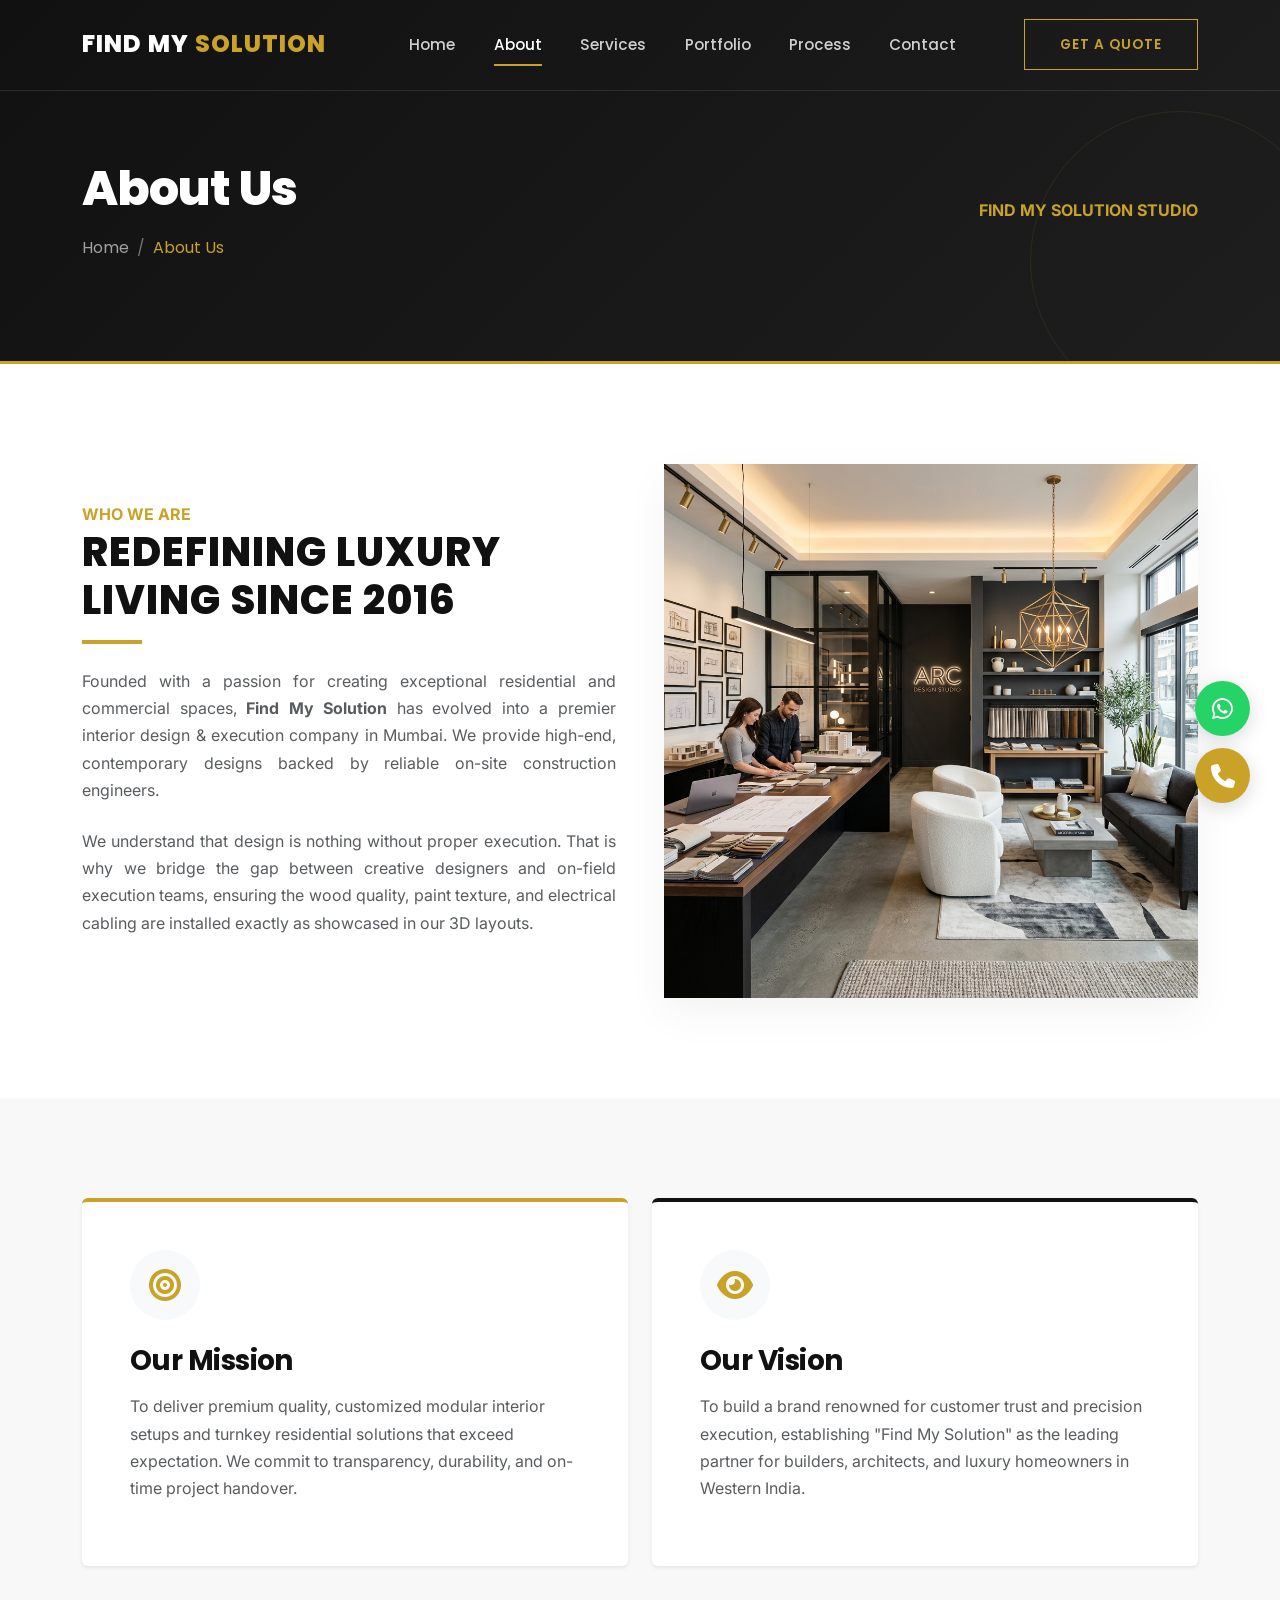
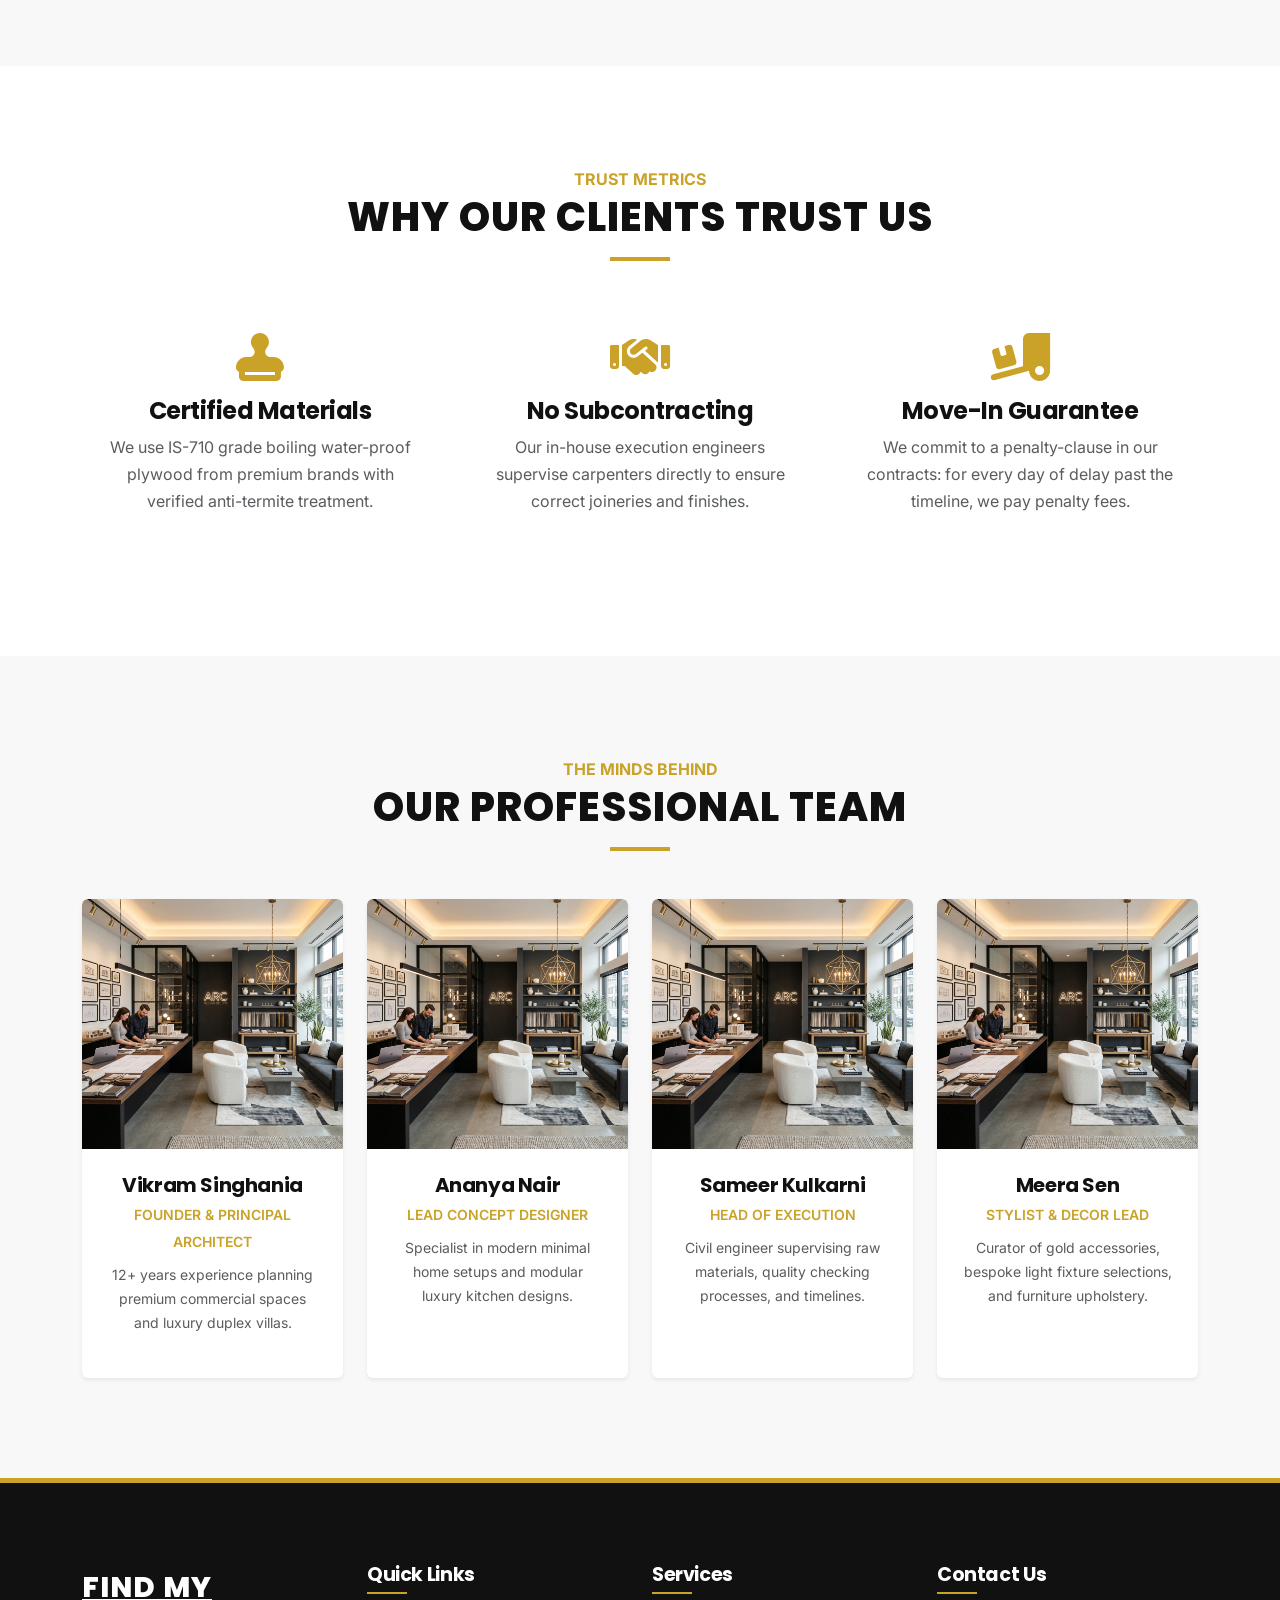
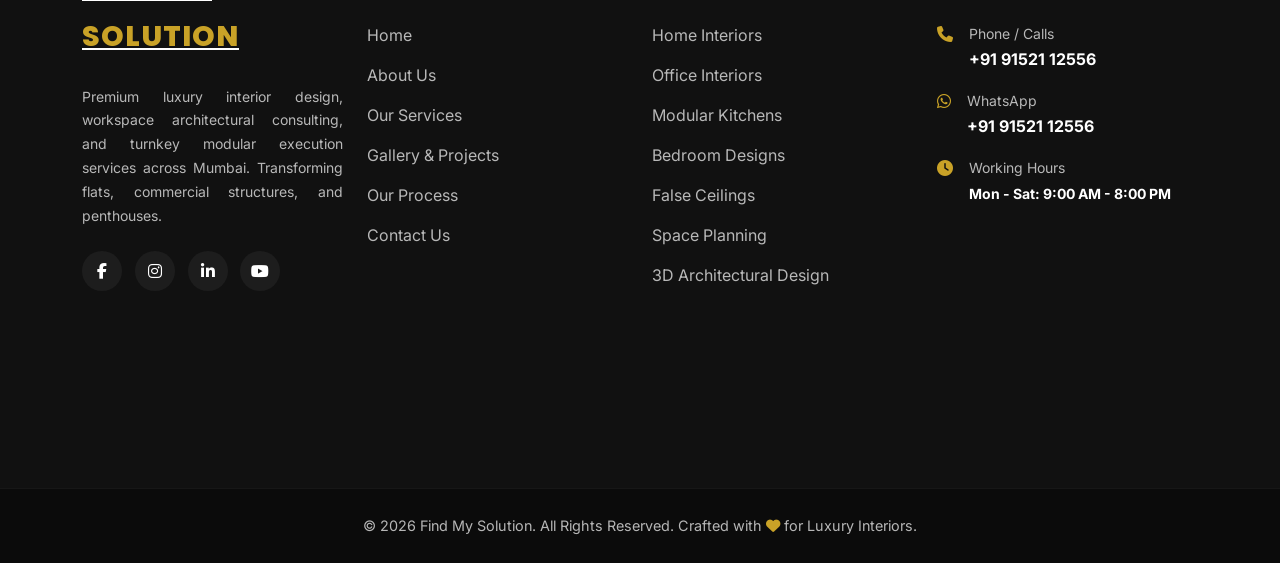
<file: about.html>
<!DOCTYPE html>
<html lang="en">
<head>
  <meta charset="UTF-8">
  <meta name="viewport" content="width=device-width, initial-scale=1.0">
  <title>About Us — Find My Solution | Luxury Interior Experts</title>
  <meta name="description" content="Discover our journey, mission, and professional team of interior designers. We specialize in modular layouts, false ceilings, and premium turnkey interior delivery in Mumbai.">
  
  <!-- Google Fonts -->
  <link rel="preconnect" href="https://fonts.googleapis.com">
  <link rel="preconnect" href="https://fonts.gstatic.com" crossorigin>
  <link href="https://fonts.googleapis.com/css2?family=Inter:wght@300;400;500;600;700&family=Poppins:wght@400;500;600;700;800&display=swap" rel="stylesheet">

  <!-- Bootstrap 5 CSS -->
  <link href="https://cdn.jsdelivr.net/npm/bootstrap@5.3.0/dist/css/bootstrap.min.css" rel="stylesheet">
  <!-- Font Awesome -->
  <link rel="stylesheet" href="https://cdnjs.cloudflare.com/ajax/libs/font-awesome/6.4.0/css/all.min.css">
  <!-- AOS Animation CSS -->
  <link href="https://cdn.jsdelivr.net/npm/aos@2.3.4/dist/aos.css" rel="stylesheet">
  
  <!-- Custom CSS -->
  <link rel="stylesheet" href="css/style.css">
</head>
<body class="light-nav">

  <!-- Navigation Bar -->
  <nav class="navbar navbar-expand-lg navbar-premium fixed-top" id="mainNavbar">
    <div class="container">
      <a class="navbar-brand" href="index.html">
        FIND MY<span> SOLUTION</span>
      </a>
      <button class="navbar-toggler border-0 text-white" type="button" data-bs-toggle="collapse" data-bs-target="#navbarContent" aria-controls="navbarContent" aria-expanded="false" aria-label="Toggle navigation">
        <i class="fa-solid fa-bars-staggered"></i>
      </button>
      <div class="collapse navbar-collapse" id="navbarContent">
        <ul class="navbar-nav mx-auto mb-2 mb-lg-0">
          <li class="nav-item"><a class="nav-link" href="index.html">Home</a></li>
          <li class="nav-item"><a class="nav-link active" href="about.html">About</a></li>
          <li class="nav-item"><a class="nav-link" href="services.html">Services</a></li>
          <li class="nav-item"><a class="nav-link" href="portfolio.html">Portfolio</a></li>
          <li class="nav-item"><a class="nav-link" href="process.html">Process</a></li>
          <li class="nav-item"><a class="nav-link" href="contact.html">Contact</a></li>
        </ul>
        <div class="d-flex align-items-center">
          <a href="contact.html" class="btn btn-outline-gold d-none d-lg-block">Get A Quote</a>
        </div>
      </div>
    </div>
  </nav>

  <!-- Page Header -->
  <section class="page-header">
    <div class="container text-center text-lg-start">
      <div class="row align-items-center justify-content-between">
        <div class="col-lg-6">
          <h1>About Us</h1>
          <ul class="breadcrumb-premium justify-content-center justify-content-lg-start">
            <li><a href="index.html">Home</a></li>
            <li class="active">About Us</li>
          </ul>
        </div>
        <div class="col-lg-5 text-lg-end d-none d-lg-block">
          <span class="text-gold font-primary fw-bold text-uppercase tracking-wider">Find My Solution Studio</span>
        </div>
      </div>
    </div>
  </section>

  <!-- Company Introduction -->
  <section class="company-intro bg-white">
    <div class="container">
      <div class="row align-items-center g-5">
        <div class="col-lg-6" data-aos="fade-right">
          <span class="text-gold font-primary fw-bold text-uppercase">Who We Are</span>
          <h2 class="section-title">Redefining Luxury Living Since 2016</h2>
          <p class="text-justify text-muted my-4">
            Founded with a passion for creating exceptional residential and commercial spaces, <strong>Find My Solution</strong> has evolved into a premier interior design & execution company in Mumbai. We provide high-end, contemporary designs backed by reliable on-site construction engineers.
          </p>
          <p class="text-justify text-muted mb-4">
            We understand that design is nothing without proper execution. That is why we bridge the gap between creative designers and on-field execution teams, ensuring the wood quality, paint texture, and electrical cabling are installed exactly as showcased in our 3D layouts.
          </p>
        </div>
        <div class="col-lg-6" data-aos="fade-left">
          <div class="philosophy-img-wrapper">
            <img src="images/about.jpg" alt="Interior showroom design board" class="img-fluid w-100">
          </div>
        </div>
      </div>
    </div>
  </section>

  <!-- Mission & Vision -->
  <section class="mission-vision section-bg">
    <div class="container">
      <div class="row g-4">
        <!-- Mission -->
        <div class="col-md-6" data-aos="fade-up" data-aos-delay="100">
          <div class="card border-0 shadow-sm p-5 h-100" style="border-top: 4px solid var(--accent-gold) !important;">
            <div class="d-inline-flex align-items-center justify-content-center bg-light text-gold rounded-circle mb-4" style="width: 70px; height: 70px;">
              <i class="fa-solid fa-bullseye fa-2x"></i>
            </div>
            <h3 class="fw-bold mb-3">Our Mission</h3>
            <p class="text-muted">
              To deliver premium quality, customized modular interior setups and turnkey residential solutions that exceed expectation. We commit to transparency, durability, and on-time project handover.
            </p>
          </div>
        </div>

        <!-- Vision -->
        <div class="col-md-6" data-aos="fade-up" data-aos-delay="200">
          <div class="card border-0 shadow-sm p-5 h-100" style="border-top: 4px solid var(--primary-color) !important;">
            <div class="d-inline-flex align-items-center justify-content-center bg-light text-gold rounded-circle mb-4" style="width: 70px; height: 70px;">
              <i class="fa-solid fa-eye fa-2x"></i>
            </div>
            <h3 class="fw-bold mb-3">Our Vision</h3>
            <p class="text-muted">
              To build a brand renowned for customer trust and precision execution, establishing "Find My Solution" as the leading partner for builders, architects, and luxury homeowners in Western India.
            </p>
          </div>
        </div>
      </div>
    </div>
  </section>

  <!-- Why Clients Trust Us -->
  <section class="why-trust bg-white">
    <div class="container">
      <div class="text-center mb-5" data-aos="fade-up">
        <span class="text-gold font-primary fw-bold text-uppercase">Trust Metrics</span>
        <h2 class="section-title center-title">Why Our Clients Trust Us</h2>
      </div>

      <div class="row g-4">
        <div class="col-md-4" data-aos="fade-up" data-aos-delay="100">
          <div class="text-center p-4">
            <i class="fa-solid fa-stamp text-gold fa-3x mb-3"></i>
            <h4 class="fw-bold">Certified Materials</h4>
            <p class="text-muted">We use IS-710 grade boiling water-proof plywood from premium brands with verified anti-termite treatment.</p>
          </div>
        </div>
        <div class="col-md-4" data-aos="fade-up" data-aos-delay="200">
          <div class="text-center p-4">
            <i class="fa-solid fa-handshake text-gold fa-3x mb-3"></i>
            <h4 class="fw-bold">No Subcontracting</h4>
            <p class="text-muted">Our in-house execution engineers supervise carpenters directly to ensure correct joineries and finishes.</p>
          </div>
        </div>
        <div class="col-md-4" data-aos="fade-up" data-aos-delay="300">
          <div class="text-center p-4">
            <i class="fa-solid fa-truck-ramp-box text-gold fa-3x mb-3"></i>
            <h4 class="fw-bold">Move-In Guarantee</h4>
            <p class="text-muted">We commit to a penalty-clause in our contracts: for every day of delay past the timeline, we pay penalty fees.</p>
          </div>
        </div>
      </div>
    </div>
  </section>

  <!-- Professional Team Section -->
  <section class="team-section section-bg">
    <div class="container">
      <div class="text-center mb-5" data-aos="fade-up">
        <span class="text-gold font-primary fw-bold text-uppercase">The Minds Behind</span>
        <h2 class="section-title center-title">Our Professional Team</h2>
      </div>

      <div class="row g-4">
        <!-- Member 1 -->
        <div class="col-lg-3 col-md-6" data-aos="fade-up" data-aos-delay="100">
          <div class="card border-0 shadow-sm overflow-hidden h-100 text-center team-card">
            <img src="images/about.jpg" class="card-img-top object-fit-cover" style="height: 250px;" alt="Vikram Singhania">
            <div class="card-body p-4">
              <h5 class="fw-bold mb-1">Vikram Singhania</h5>
              <small class="text-gold font-primary text-uppercase fw-semibold">Founder & Principal Architect</small>
              <p class="text-muted small mt-2">12+ years experience planning premium commercial spaces and luxury duplex villas.</p>
            </div>
          </div>
        </div>

        <!-- Member 2 -->
        <div class="col-lg-3 col-md-6" data-aos="fade-up" data-aos-delay="200">
          <div class="card border-0 shadow-sm overflow-hidden h-100 text-center team-card">
            <img src="images/about.jpg" class="card-img-top object-fit-cover" style="height: 250px;" alt="Ananya Nair">
            <div class="card-body p-4">
              <h5 class="fw-bold mb-1">Ananya Nair</h5>
              <small class="text-gold font-primary text-uppercase fw-semibold">Lead Concept Designer</small>
              <p class="text-muted small mt-2">Specialist in modern minimal home setups and modular luxury kitchen designs.</p>
            </div>
          </div>
        </div>

        <!-- Member 3 -->
        <div class="col-lg-3 col-md-6" data-aos="fade-up" data-aos-delay="300">
          <div class="card border-0 shadow-sm overflow-hidden h-100 text-center team-card">
            <img src="images/about.jpg" class="card-img-top object-fit-cover" style="height: 250px;" alt="Sameer Kulkarni">
            <div class="card-body p-4">
              <h5 class="fw-bold mb-1">Sameer Kulkarni</h5>
              <small class="text-gold font-primary text-uppercase fw-semibold">Head of Execution</small>
              <p class="text-muted small mt-2">Civil engineer supervising raw materials, quality checking processes, and timelines.</p>
            </div>
          </div>
        </div>

        <!-- Member 4 -->
        <div class="col-lg-3 col-md-6" data-aos="fade-up" data-aos-delay="400">
          <div class="card border-0 shadow-sm overflow-hidden h-100 text-center team-card">
            <img src="images/about.jpg" class="card-img-top object-fit-cover" style="height: 250px;" alt="Meera Sen">
            <div class="card-body p-4">
              <h5 class="fw-bold mb-1">Meera Sen</h5>
              <small class="text-gold font-primary text-uppercase fw-semibold">Stylist & Decor Lead</small>
              <p class="text-muted small mt-2">Curator of gold accessories, bespoke light fixture selections, and furniture upholstery.</p>
            </div>
          </div>
        </div>
      </div>
    </div>
  </section>

  <!-- Mega Footer -->
  <footer class="footer-premium">
    <div class="container">
      <div class="row g-4">
        <!-- Brand Info -->
        <div class="col-lg-3 col-md-6">
          <a class="footer-logo d-inline-block" href="index.html">
            FIND MY<span> SOLUTION</span>
          </a>
          <p class="small text-justify text-light-50">
            Premium luxury interior design, workspace architectural consulting, and turnkey modular execution services across Mumbai. Transforming flats, commercial structures, and penthouses.
          </p>
          <div class="footer-socials">
            <a href="#" class="footer-social-icon"><i class="fa-brands fa-facebook-f"></i></a>
            <a href="#" class="footer-social-icon"><i class="fa-brands fa-instagram"></i></a>
            <a href="#" class="footer-social-icon"><i class="fa-brands fa-linkedin-in"></i></a>
            <a href="#" class="footer-social-icon"><i class="fa-brands fa-youtube"></i></a>
          </div>
        </div>

        <!-- Quick Links -->
        <div class="col-lg-3 col-md-6">
          <h4 class="footer-title">Quick Links</h4>
          <ul class="footer-links">
            <li><a href="index.html">Home</a></li>
            <li><a href="about.html">About Us</a></li>
            <li><a href="services.html">Our Services</a></li>
            <li><a href="portfolio.html">Gallery & Projects</a></li>
            <li><a href="process.html">Our Process</a></li>
            <li><a href="contact.html">Contact Us</a></li>
          </ul>
        </div>

        <!-- Services -->
        <div class="col-lg-3 col-md-6">
          <h4 class="footer-title">Services</h4>
          <ul class="footer-links">
            <li><a href="services.html">Home Interiors</a></li>
            <li><a href="services.html">Office Interiors</a></li>
            <li><a href="services.html">Modular Kitchens</a></li>
            <li><a href="services.html">Bedroom Designs</a></li>
            <li><a href="services.html">False Ceilings</a></li>
            <li><a href="services.html">Space Planning</a></li>
            <li><a href="services.html">3D Architectural Design</a></li>
          </ul>
        </div>

        <!-- Contact Info & Map -->
        <div class="col-lg-3 col-md-6">
          <h4 class="footer-title">Contact Us</h4>
          <div class="footer-contact-item">
            <i class="fa-solid fa-phone"></i>
            <div>
              <p class="mb-0 small">Phone / Calls</p>
              <a href="tel:+919152112556" class="text-white text-decoration-none fw-bold">+91 91521 12556</a>
            </div>
          </div>
          <div class="footer-contact-item">
            <i class="fa-brands fa-whatsapp"></i>
            <div>
              <p class="mb-0 small">WhatsApp</p>
              <a href="https://wa.me/919152112556" target="_blank" class="text-white text-decoration-none fw-bold">+91 91521 12556</a>
            </div>
          </div>
          <div class="footer-contact-item">
            <i class="fa-solid fa-clock"></i>
            <div>
              <p class="mb-0 small">Working Hours</p>
              <span class="text-white small fw-bold">Mon - Sat: 9:00 AM - 8:00 PM</span>
            </div>
          </div>

          <!-- Embedded Miniature Google Map -->
          <iframe class="footer-map-container" src="https://www.google.com/maps/embed?pb=!1m18!1m12!1m3!1d3769.7547143924765!2d72.82737637583647!3d19.118431050720494!2m3!1f0!2f0!3f0!3m2!1i1024!2i768!4f13.1!3m3!1m2!1s0x3be7c9ebe25c156f%3A0xc48c772cb25d30f7!2sAndheri%20West%2C%20Mumbai%2C%20Maharashtra!5e0!3m2!1sen!2sin!4v1689230000000!5m2!1sen!2sin" allowfullscreen="" loading="lazy"></iframe>
        </div>
      </div>
    </div>

    <!-- Copyright -->
    <div class="footer-bottom">
      <div class="container text-center">
        <p class="mb-0">&copy; 2026 Find My Solution. All Rights Reserved. Crafted with <i class="fa-solid fa-heart text-gold"></i> for Luxury Interiors.</p>
      </div>
    </div>
  </footer>

  <!-- Floating Call, WhatsApp, Scroll to Top Buttons -->
  <div class="floating-actions-container">
    <a href="https://wa.me/919152112556?text=Hi%20Find%20My%20Solution,%20I%20would%20like%20to%20get%20a%20quote%20for%20my%20interior." target="_blank" class="floating-btn floating-btn-whatsapp" title="WhatsApp Us">
      <i class="fa-brands fa-whatsapp"></i>
    </a>
    <a href="tel:+919152112556" class="floating-btn floating-btn-call" title="Call Us Now">
      <i class="fa-solid fa-phone"></i>
    </a>
    <button class="floating-btn floating-btn-top" title="Scroll to Top">
      <i class="fa-solid fa-arrow-up"></i>
    </button>
  </div>

  <!-- Scripts -->
  <script src="https://cdn.jsdelivr.net/npm/bootstrap@5.3.0/dist/js/bootstrap.bundle.min.js"></script>
  <script src="https://cdn.jsdelivr.net/npm/aos@2.3.4/dist/aos.js"></script>
  <script src="js/main.js"></script>
</body>
</html>
</file>
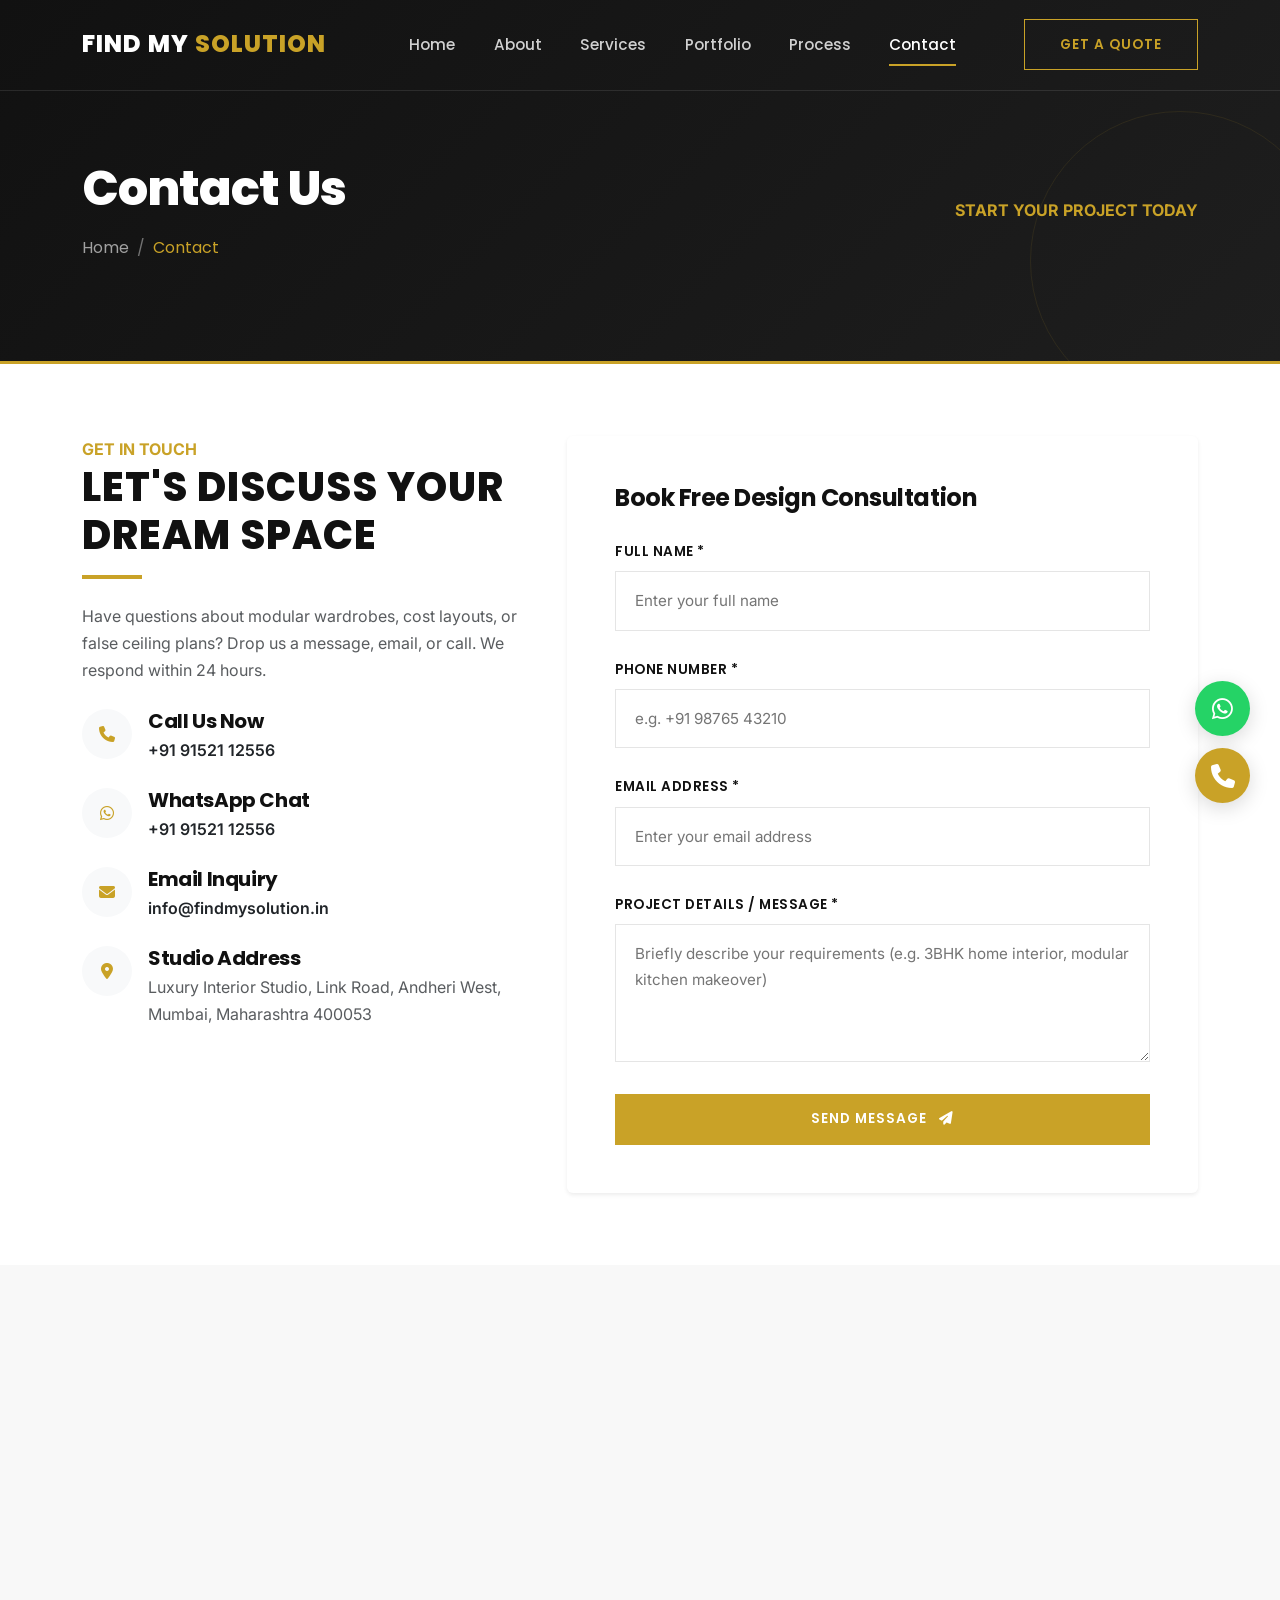
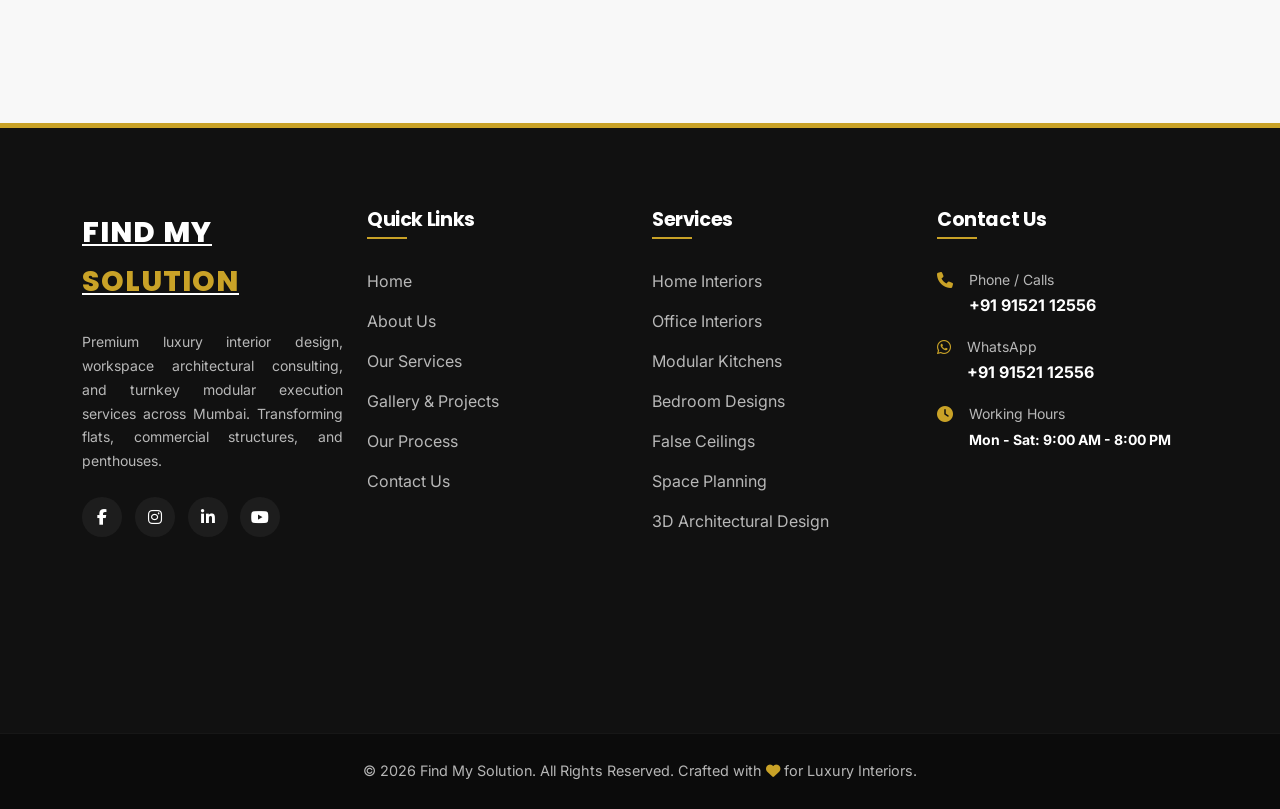
<file: contact.html>
<!DOCTYPE html>
<html lang="en">
<head>
  <meta charset="UTF-8">
  <meta name="viewport" content="width=device-width, initial-scale=1.0">
  <title>Contact Us — Find My Solution | Get a Free Quote</title>
  <meta name="description" content="Get in touch with Find My Solution in Mumbai. Fill out our inquiry form or reach out via WhatsApp/Call to book a free 3D design consultation today!">
  
  <!-- Google Fonts -->
  <link rel="preconnect" href="https://fonts.googleapis.com">
  <link rel="preconnect" href="https://fonts.gstatic.com" crossorigin>
  <link href="https://fonts.googleapis.com/css2?family=Inter:wght@300;400;500;600;700&family=Poppins:wght@400;500;600;700;800&display=swap" rel="stylesheet">

  <!-- Bootstrap 5 CSS -->
  <link href="https://cdn.jsdelivr.net/npm/bootstrap@5.3.0/dist/css/bootstrap.min.css" rel="stylesheet">
  <!-- Font Awesome -->
  <link rel="stylesheet" href="https://cdnjs.cloudflare.com/ajax/libs/font-awesome/6.4.0/css/all.min.css">
  <!-- AOS Animation CSS -->
  <link href="https://cdn.jsdelivr.net/npm/aos@2.3.4/dist/aos.css" rel="stylesheet">
  
  <!-- Custom CSS -->
  <link rel="stylesheet" href="css/style.css">
</head>
<body class="light-nav">

  <!-- Navigation Bar -->
  <nav class="navbar navbar-expand-lg navbar-premium fixed-top" id="mainNavbar">
    <div class="container">
      <a class="navbar-brand" href="index.html">
        FIND MY<span> SOLUTION</span>
      </a>
      <button class="navbar-toggler border-0 text-white" type="button" data-bs-toggle="collapse" data-bs-target="#navbarContent" aria-controls="navbarContent" aria-expanded="false" aria-label="Toggle navigation">
        <i class="fa-solid fa-bars-staggered"></i>
      </button>
      <div class="collapse navbar-collapse" id="navbarContent">
        <ul class="navbar-nav mx-auto mb-2 mb-lg-0">
          <li class="nav-item"><a class="nav-link" href="index.html">Home</a></li>
          <li class="nav-item"><a class="nav-link" href="about.html">About</a></li>
          <li class="nav-item"><a class="nav-link" href="services.html">Services</a></li>
          <li class="nav-item"><a class="nav-link" href="portfolio.html">Portfolio</a></li>
          <li class="nav-item"><a class="nav-link" href="process.html">Process</a></li>
          <li class="nav-item"><a class="nav-link active" href="contact.html">Contact</a></li>
        </ul>
        <div class="d-flex align-items-center">
          <a href="contact.html" class="btn btn-outline-gold d-none d-lg-block">Get A Quote</a>
        </div>
      </div>
    </div>
  </nav>

  <!-- Page Header -->
  <section class="page-header">
    <div class="container text-center text-lg-start">
      <div class="row align-items-center justify-content-between">
        <div class="col-lg-6">
          <h1>Contact Us</h1>
          <ul class="breadcrumb-premium justify-content-center justify-content-lg-start">
            <li><a href="index.html">Home</a></li>
            <li class="active">Contact</li>
          </ul>
        </div>
        <div class="col-lg-5 text-lg-end d-none d-lg-block">
          <span class="text-gold font-primary fw-bold text-uppercase tracking-wider">Start Your Project Today</span>
        </div>
      </div>
    </div>
  </section>

  <!-- Contact & Map Form Section -->
  <section class="contact-section bg-white py-5">
    <div class="container py-4">
      <div class="row g-5">
        
        <!-- Contact Info Details -->
        <div class="col-lg-5" data-aos="fade-right">
          <span class="text-gold font-primary fw-bold text-uppercase">Get In Touch</span>
          <h2 class="section-title">Let's Discuss Your Dream Space</h2>
          <p class="text-muted mb-4">Have questions about modular wardrobes, cost layouts, or false ceiling plans? Drop us a message, email, or call. We respond within 24 hours.</p>
          
          <div class="d-flex gap-3 align-items-start mb-4">
            <div class="d-flex align-items-center justify-content-center bg-light text-gold rounded-circle" style="width: 50px; height: 50px; min-width: 50px;">
              <i class="fa-solid fa-phone"></i>
            </div>
            <div>
              <h5 class="fw-bold mb-1">Call Us Now</h5>
              <a href="tel:+919152112556" class="text-dark text-decoration-none fw-semibold">+91 91521 12556</a>
            </div>
          </div>

          <div class="d-flex gap-3 align-items-start mb-4">
            <div class="d-flex align-items-center justify-content-center bg-light text-gold rounded-circle" style="width: 50px; height: 50px; min-width: 50px;">
              <i class="fa-brands fa-whatsapp"></i>
            </div>
            <div>
              <h5 class="fw-bold mb-1">WhatsApp Chat</h5>
              <a href="https://wa.me/919152112556" target="_blank" class="text-dark text-decoration-none fw-semibold">+91 91521 12556</a>
            </div>
          </div>

          <div class="d-flex gap-3 align-items-start mb-4">
            <div class="d-flex align-items-center justify-content-center bg-light text-gold rounded-circle" style="width: 50px; height: 50px; min-width: 50px;">
              <i class="fa-solid fa-envelope"></i>
            </div>
            <div>
              <h5 class="fw-bold mb-1">Email Inquiry</h5>
              <a href="mailto:info@findmysolution.in" class="text-dark text-decoration-none fw-semibold">info@findmysolution.in</a>
            </div>
          </div>

          <div class="d-flex gap-3 align-items-start mb-4">
            <div class="d-flex align-items-center justify-content-center bg-light text-gold rounded-circle" style="width: 50px; height: 50px; min-width: 50px;">
              <i class="fa-solid fa-location-dot"></i>
            </div>
            <div>
              <h5 class="fw-bold mb-1">Studio Address</h5>
              <p class="text-muted mb-0">Luxury Interior Studio, Link Road, Andheri West, Mumbai, Maharashtra 400053</p>
            </div>
          </div>
        </div>

        <!-- Contact Form -->
        <div class="col-lg-7" data-aos="fade-left">
          <div class="card border-0 shadow-sm p-4 p-md-5">
            <h4 class="fw-bold mb-4">Book Free Design Consultation</h4>
            
            <form id="inquiryForm" novalidate>
              <div class="form-group-premium">
                <label for="clientName" class="form-premium-label">Full Name *</label>
                <input type="text" class="form-premium-control" id="clientName" placeholder="Enter your full name" required>
                <div class="invalid-feedback-custom">Name must be at least 3 characters.</div>
              </div>

              <div class="form-group-premium">
                <label for="clientPhone" class="form-premium-label">Phone Number *</label>
                <input type="tel" class="form-premium-control" id="clientPhone" placeholder="e.g. +91 98765 43210" required>
                <div class="invalid-feedback-custom">Provide a valid 10-15 digit phone number.</div>
              </div>

              <div class="form-group-premium">
                <label for="clientEmail" class="form-premium-label">Email Address *</label>
                <input type="email" class="form-premium-control" id="clientEmail" placeholder="Enter your email address" required>
                <div class="invalid-feedback-custom">Provide a valid email address.</div>
              </div>

              <div class="form-group-premium">
                <label for="clientMessage" class="form-premium-label">Project Details / Message *</label>
                <textarea class="form-premium-control" id="clientMessage" rows="4" placeholder="Briefly describe your requirements (e.g. 3BHK home interior, modular kitchen makeover)" required></textarea>
                <div class="invalid-feedback-custom">Message description must be at least 10 characters long.</div>
              </div>

              <button type="submit" class="btn btn-gold w-100">Send Message <i class="fa-solid fa-paper-plane ms-2"></i></button>
            </form>
          </div>
        </div>

      </div>
    </div>
  </section>

  <!-- Full Width Google Map Section -->
  <section class="map-section p-0">
    <iframe src="https://www.google.com/maps/embed?pb=!1m18!1m12!1m3!1d3769.7547143924765!2d72.82737637583647!3d19.118431050720494!2m3!1f0!2f0!3f0!3m2!1i1024!2i768!4f13.1!3m3!1m2!1s0x3be7c9ebe25c156f%3A0xc48c772cb25d30f7!2sAndheri%20West%2C%20Mumbai%2C%20Maharashtra!5e0!3m2!1sen!2sin!4v1689230000000!5m2!1sen!2sin" width="100%" height="450" style="border:0;" allowfullscreen="" loading="lazy" referrerpolicy="no-referrer-when-downgrade"></iframe>
  </section>

  <!-- Success Toast Alert -->
  <div class="form-success-toast" id="formSuccessToast">
    <div class="d-flex align-items-center gap-3">
      <i class="fa-solid fa-circle-check text-gold fa-2x"></i>
      <div>
        <h6 class="mb-0 fw-bold">Inquiry Sent Successfully!</h6>
        <small>Our design experts will reach out to you within 24 hours.</small>
      </div>
    </div>
  </div>

  <!-- Mega Footer -->
  <footer class="footer-premium">
    <div class="container">
      <div class="row g-4">
        <!-- Brand Info -->
        <div class="col-lg-3 col-md-6">
          <a class="footer-logo d-inline-block" href="index.html">
            FIND MY<span> SOLUTION</span>
          </a>
          <p class="small text-justify text-light-50">
            Premium luxury interior design, workspace architectural consulting, and turnkey modular execution services across Mumbai. Transforming flats, commercial structures, and penthouses.
          </p>
          <div class="footer-socials">
            <a href="#" class="footer-social-icon"><i class="fa-brands fa-facebook-f"></i></a>
            <a href="#" class="footer-social-icon"><i class="fa-brands fa-instagram"></i></a>
            <a href="#" class="footer-social-icon"><i class="fa-brands fa-linkedin-in"></i></a>
            <a href="#" class="footer-social-icon"><i class="fa-brands fa-youtube"></i></a>
          </div>
        </div>

        <!-- Quick Links -->
        <div class="col-lg-3 col-md-6">
          <h4 class="footer-title">Quick Links</h4>
          <ul class="footer-links">
            <li><a href="index.html">Home</a></li>
            <li><a href="about.html">About Us</a></li>
            <li><a href="services.html">Our Services</a></li>
            <li><a href="portfolio.html">Gallery & Projects</a></li>
            <li><a href="process.html">Our Process</a></li>
            <li><a href="contact.html">Contact Us</a></li>
          </ul>
        </div>

        <!-- Services -->
        <div class="col-lg-3 col-md-6">
          <h4 class="footer-title">Services</h4>
          <ul class="footer-links">
            <li><a href="services.html">Home Interiors</a></li>
            <li><a href="services.html">Office Interiors</a></li>
            <li><a href="services.html">Modular Kitchens</a></li>
            <li><a href="services.html">Bedroom Designs</a></li>
            <li><a href="services.html">False Ceilings</a></li>
            <li><a href="services.html">Space Planning</a></li>
            <li><a href="services.html">3D Architectural Design</a></li>
          </ul>
        </div>

        <!-- Contact Info & Map -->
        <div class="col-lg-3 col-md-6">
          <h4 class="footer-title">Contact Us</h4>
          <div class="footer-contact-item">
            <i class="fa-solid fa-phone"></i>
            <div>
              <p class="mb-0 small">Phone / Calls</p>
              <a href="tel:+919152112556" class="text-white text-decoration-none fw-bold">+91 91521 12556</a>
            </div>
          </div>
          <div class="footer-contact-item">
            <i class="fa-brands fa-whatsapp"></i>
            <div>
              <p class="mb-0 small">WhatsApp</p>
              <a href="https://wa.me/919152112556" target="_blank" class="text-white text-decoration-none fw-bold">+91 91521 12556</a>
            </div>
          </div>
          <div class="footer-contact-item">
            <i class="fa-solid fa-clock"></i>
            <div>
              <p class="mb-0 small">Working Hours</p>
              <span class="text-white small fw-bold">Mon - Sat: 9:00 AM - 8:00 PM</span>
            </div>
          </div>

          <!-- Embedded Miniature Google Map -->
          <iframe class="footer-map-container" src="https://www.google.com/maps/embed?pb=!1m18!1m12!1m3!1d3769.7547143924765!2d72.82737637583647!3d19.118431050720494!2m3!1f0!2f0!3f0!3m2!1i1024!2i768!4f13.1!3m3!1m2!1s0x3be7c9ebe25c156f%3A0xc48c772cb25d30f7!2sAndheri%20West%2C%20Mumbai%2C%20Maharashtra!5e0!3m2!1sen!2sin!4v1689230000000!5m2!1sen!2sin" allowfullscreen="" loading="lazy"></iframe>
        </div>
      </div>
    </div>

    <!-- Copyright -->
    <div class="footer-bottom">
      <div class="container text-center">
        <p class="mb-0">&copy; 2026 Find My Solution. All Rights Reserved. Crafted with <i class="fa-solid fa-heart text-gold"></i> for Luxury Interiors.</p>
      </div>
    </div>
  </footer>

  <!-- Floating Call, WhatsApp, Scroll to Top Buttons -->
  <div class="floating-actions-container">
    <a href="https://wa.me/919152112556?text=Hi%20Find%20My%20Solution,%20I%20would%20like%20to%20get%20a%20quote%20for%20my%20interior." target="_blank" class="floating-btn floating-btn-whatsapp" title="WhatsApp Us">
      <i class="fa-brands fa-whatsapp"></i>
    </a>
    <a href="tel:+919152112556" class="floating-btn floating-btn-call" title="Call Us Now">
      <i class="fa-solid fa-phone"></i>
    </a>
    <button class="floating-btn floating-btn-top" title="Scroll to Top">
      <i class="fa-solid fa-arrow-up"></i>
    </button>
  </div>

  <!-- Scripts -->
  <script src="https://cdn.jsdelivr.net/npm/bootstrap@5.3.0/dist/js/bootstrap.bundle.min.js"></script>
  <script src="https://cdn.jsdelivr.net/npm/aos@2.3.4/dist/aos.js"></script>

  <!-- Core Page Logic -->
  <script src="js/main.js"></script>
  <script src="js/forms.js"></script>
</body>
</html>
</file>
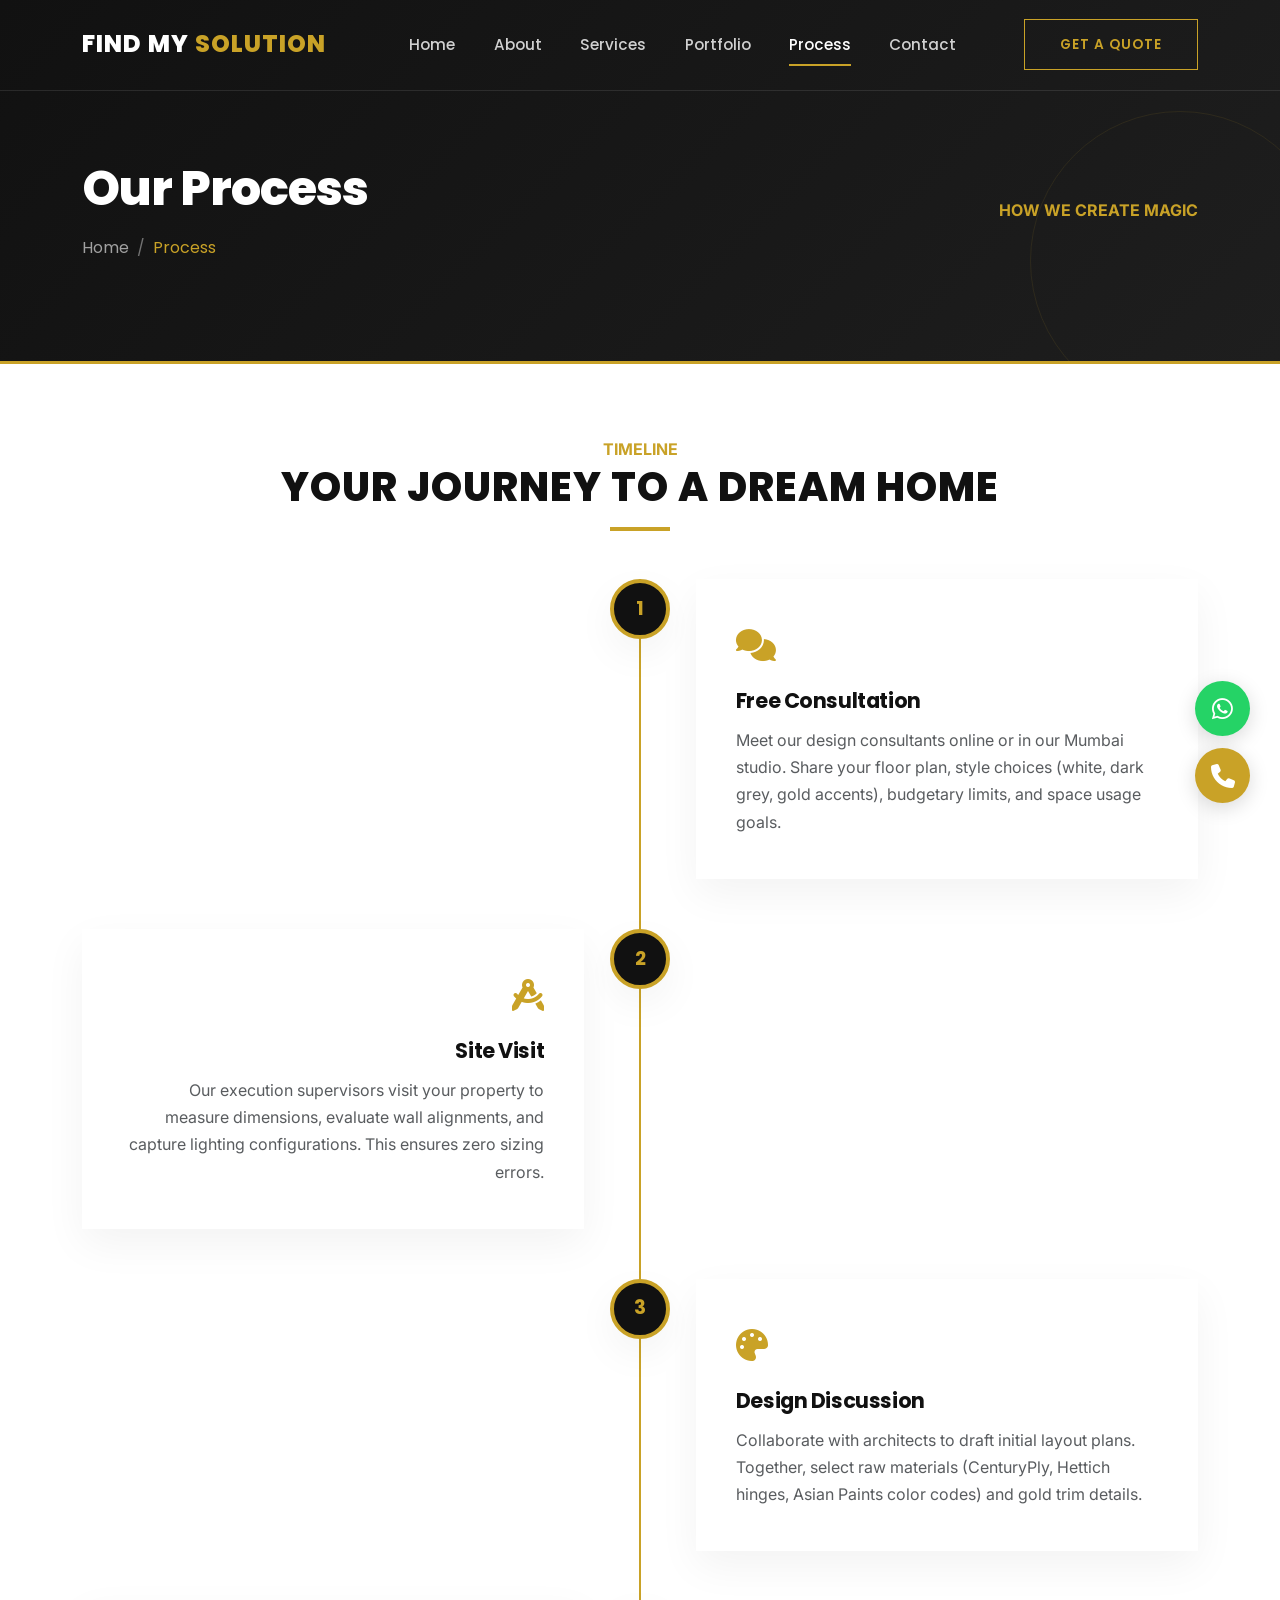
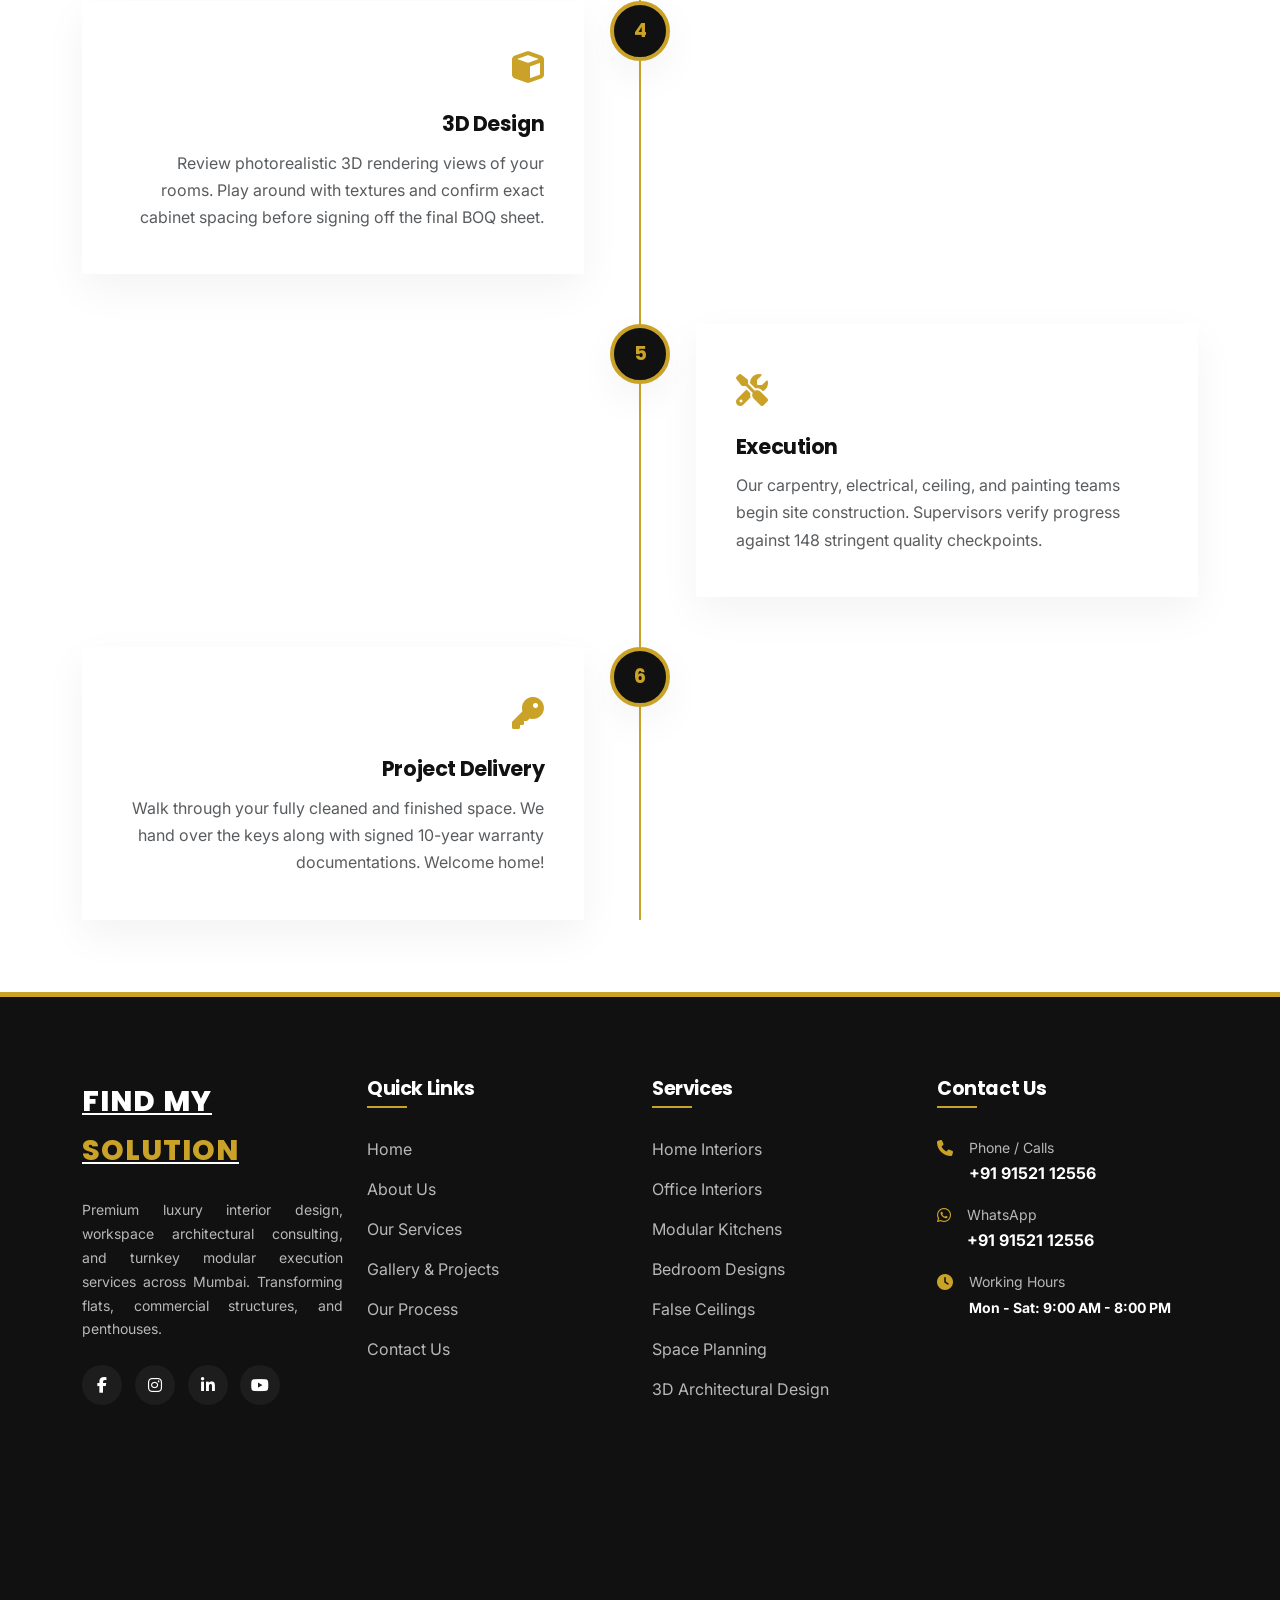
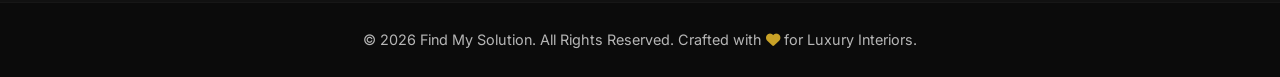
<file: process.html>
<!DOCTYPE html>
<html lang="en">
<head>
  <meta charset="UTF-8">
  <meta name="viewport" content="width=device-width, initial-scale=1.0">
  <title>Our Process — Find My Solution | Step-by-Step Interior Execution</title>
  <meta name="description" content="Learn about our structured 6-step interior execution timeline. From initial consultation and site visits to 3D layouts, carpentry fabrication, and final keys delivery.">
  
  <!-- Google Fonts -->
  <link rel="preconnect" href="https://fonts.googleapis.com">
  <link rel="preconnect" href="https://fonts.gstatic.com" crossorigin>
  <link href="https://fonts.googleapis.com/css2?family=Inter:wght@300;400;500;600;700&family=Poppins:wght@400;500;600;700;800&display=swap" rel="stylesheet">

  <!-- Bootstrap 5 CSS -->
  <link href="https://cdn.jsdelivr.net/npm/bootstrap@5.3.0/dist/css/bootstrap.min.css" rel="stylesheet">
  <!-- Font Awesome -->
  <link rel="stylesheet" href="https://cdnjs.cloudflare.com/ajax/libs/font-awesome/6.4.0/css/all.min.css">
  <!-- AOS Animation CSS -->
  <link href="https://cdn.jsdelivr.net/npm/aos@2.3.4/dist/aos.css" rel="stylesheet">
  
  <!-- Custom CSS -->
  <link rel="stylesheet" href="css/style.css">
</head>
<body class="light-nav">

  <!-- Navigation Bar -->
  <nav class="navbar navbar-expand-lg navbar-premium fixed-top" id="mainNavbar">
    <div class="container">
      <a class="navbar-brand" href="index.html">
        FIND MY<span> SOLUTION</span>
      </a>
      <button class="navbar-toggler border-0 text-white" type="button" data-bs-toggle="collapse" data-bs-target="#navbarContent" aria-controls="navbarContent" aria-expanded="false" aria-label="Toggle navigation">
        <i class="fa-solid fa-bars-staggered"></i>
      </button>
      <div class="collapse navbar-collapse" id="navbarContent">
        <ul class="navbar-nav mx-auto mb-2 mb-lg-0">
          <li class="nav-item"><a class="nav-link" href="index.html">Home</a></li>
          <li class="nav-item"><a class="nav-link" href="about.html">About</a></li>
          <li class="nav-item"><a class="nav-link" href="services.html">Services</a></li>
          <li class="nav-item"><a class="nav-link" href="portfolio.html">Portfolio</a></li>
          <li class="nav-item"><a class="nav-link active" href="process.html">Process</a></li>
          <li class="nav-item"><a class="nav-link" href="contact.html">Contact</a></li>
        </ul>
        <div class="d-flex align-items-center">
          <a href="contact.html" class="btn btn-outline-gold d-none d-lg-block">Get A Quote</a>
        </div>
      </div>
    </div>
  </nav>

  <!-- Page Header -->
  <section class="page-header">
    <div class="container text-center text-lg-start">
      <div class="row align-items-center justify-content-between">
        <div class="col-lg-6">
          <h1>Our Process</h1>
          <ul class="breadcrumb-premium justify-content-center justify-content-lg-start">
            <li><a href="index.html">Home</a></li>
            <li class="active">Process</li>
          </ul>
        </div>
        <div class="col-lg-5 text-lg-end d-none d-lg-block">
          <span class="text-gold font-primary fw-bold text-uppercase tracking-wider">How We Create Magic</span>
        </div>
      </div>
    </div>
  </section>

  <!-- Timeline Design Section -->
  <section class="timeline-section bg-white py-5">
    <div class="container py-4">
      <div class="text-center mb-5" data-aos="fade-up">
        <span class="text-gold font-primary fw-bold text-uppercase">Timeline</span>
        <h2 class="section-title center-title">Your Journey To A Dream Home</h2>
      </div>

      <div class="position-relative">
        <!-- Vertical Center Line (Desktops) -->
        <div class="timeline-line d-none d-lg-block"></div>

        <!-- Step 1 -->
        <div class="timeline-step" data-aos="fade-up">
          <div class="timeline-badge">1</div>
          <div class="timeline-panel">
            <div class="timeline-step-icon"><i class="fa-solid fa-comments"></i></div>
            <h3>Free Consultation</h3>
            <p class="text-muted mb-0">Meet our design consultants online or in our Mumbai studio. Share your floor plan, style choices (white, dark grey, gold accents), budgetary limits, and space usage goals.</p>
          </div>
        </div>

        <!-- Step 2 -->
        <div class="timeline-step" data-aos="fade-up">
          <div class="timeline-badge">2</div>
          <div class="timeline-panel">
            <div class="timeline-step-icon"><i class="fa-solid fa-compass-drafting"></i></div>
            <h3>Site Visit</h3>
            <p class="text-muted mb-0">Our execution supervisors visit your property to measure dimensions, evaluate wall alignments, and capture lighting configurations. This ensures zero sizing errors.</p>
          </div>
        </div>

        <!-- Step 3 -->
        <div class="timeline-step" data-aos="fade-up">
          <div class="timeline-badge">3</div>
          <div class="timeline-panel">
            <div class="timeline-step-icon"><i class="fa-solid fa-palette"></i></div>
            <h3>Design Discussion</h3>
            <p class="text-muted mb-0">Collaborate with architects to draft initial layout plans. Together, select raw materials (CenturyPly, Hettich hinges, Asian Paints color codes) and gold trim details.</p>
          </div>
        </div>

        <!-- Step 4 -->
        <div class="timeline-step" data-aos="fade-up">
          <div class="timeline-badge">4</div>
          <div class="timeline-panel">
            <div class="timeline-step-icon"><i class="fa-solid fa-cube"></i></div>
            <h3>3D Design</h3>
            <p class="text-muted mb-0">Review photorealistic 3D rendering views of your rooms. Play around with textures and confirm exact cabinet spacing before signing off the final BOQ sheet.</p>
          </div>
        </div>

        <!-- Step 5 -->
        <div class="timeline-step" data-aos="fade-up">
          <div class="timeline-badge">5</div>
          <div class="timeline-panel">
            <div class="timeline-step-icon"><i class="fa-solid fa-screwdriver-wrench"></i></div>
            <h3>Execution</h3>
            <p class="text-muted mb-0">Our carpentry, electrical, ceiling, and painting teams begin site construction. Supervisors verify progress against 148 stringent quality checkpoints.</p>
          </div>
        </div>

        <!-- Step 6 -->
        <div class="timeline-step" data-aos="fade-up">
          <div class="timeline-badge">6</div>
          <div class="timeline-panel">
            <div class="timeline-step-icon"><i class="fa-solid fa-key"></i></div>
            <h3>Project Delivery</h3>
            <p class="text-muted mb-0">Walk through your fully cleaned and finished space. We hand over the keys along with signed 10-year warranty documentations. Welcome home!</p>
          </div>
        </div>

      </div>
    </div>
  </section>

  <!-- Mega Footer -->
  <footer class="footer-premium">
    <div class="container">
      <div class="row g-4">
        <!-- Brand Info -->
        <div class="col-lg-3 col-md-6">
          <a class="footer-logo d-inline-block" href="index.html">
            FIND MY<span> SOLUTION</span>
          </a>
          <p class="small text-justify text-light-50">
            Premium luxury interior design, workspace architectural consulting, and turnkey modular execution services across Mumbai. Transforming flats, commercial structures, and penthouses.
          </p>
          <div class="footer-socials">
            <a href="#" class="footer-social-icon"><i class="fa-brands fa-facebook-f"></i></a>
            <a href="#" class="footer-social-icon"><i class="fa-brands fa-instagram"></i></a>
            <a href="#" class="footer-social-icon"><i class="fa-brands fa-linkedin-in"></i></a>
            <a href="#" class="footer-social-icon"><i class="fa-brands fa-youtube"></i></a>
          </div>
        </div>

        <!-- Quick Links -->
        <div class="col-lg-3 col-md-6">
          <h4 class="footer-title">Quick Links</h4>
          <ul class="footer-links">
            <li><a href="index.html">Home</a></li>
            <li><a href="about.html">About Us</a></li>
            <li><a href="services.html">Our Services</a></li>
            <li><a href="portfolio.html">Gallery & Projects</a></li>
            <li><a href="process.html">Our Process</a></li>
            <li><a href="contact.html">Contact Us</a></li>
          </ul>
        </div>

        <!-- Services -->
        <div class="col-lg-3 col-md-6">
          <h4 class="footer-title">Services</h4>
          <ul class="footer-links">
            <li><a href="services.html">Home Interiors</a></li>
            <li><a href="services.html">Office Interiors</a></li>
            <li><a href="services.html">Modular Kitchens</a></li>
            <li><a href="services.html">Bedroom Designs</a></li>
            <li><a href="services.html">False Ceilings</a></li>
            <li><a href="services.html">Space Planning</a></li>
            <li><a href="services.html">3D Architectural Design</a></li>
          </ul>
        </div>

        <!-- Contact Info & Map -->
        <div class="col-lg-3 col-md-6">
          <h4 class="footer-title">Contact Us</h4>
          <div class="footer-contact-item">
            <i class="fa-solid fa-phone"></i>
            <div>
              <p class="mb-0 small">Phone / Calls</p>
              <a href="tel:+919152112556" class="text-white text-decoration-none fw-bold">+91 91521 12556</a>
            </div>
          </div>
          <div class="footer-contact-item">
            <i class="fa-brands fa-whatsapp"></i>
            <div>
              <p class="mb-0 small">WhatsApp</p>
              <a href="https://wa.me/919152112556" target="_blank" class="text-white text-decoration-none fw-bold">+91 91521 12556</a>
            </div>
          </div>
          <div class="footer-contact-item">
            <i class="fa-solid fa-clock"></i>
            <div>
              <p class="mb-0 small">Working Hours</p>
              <span class="text-white small fw-bold">Mon - Sat: 9:00 AM - 8:00 PM</span>
            </div>
          </div>

          <!-- Embedded Miniature Google Map -->
          <iframe class="footer-map-container" src="https://www.google.com/maps/embed?pb=!1m18!1m12!1m3!1d3769.7547143924765!2d72.82737637583647!3d19.118431050720494!2m3!1f0!2f0!3f0!3m2!1i1024!2i768!4f13.1!3m3!1m2!1s0x3be7c9ebe25c156f%3A0xc48c772cb25d30f7!2sAndheri%20West%2C%20Mumbai%2C%20Maharashtra!5e0!3m2!1sen!2sin!4v1689230000000!5m2!1sen!2sin" allowfullscreen="" loading="lazy"></iframe>
        </div>
      </div>
    </div>

    <!-- Copyright -->
    <div class="footer-bottom">
      <div class="container text-center">
        <p class="mb-0">&copy; 2026 Find My Solution. All Rights Reserved. Crafted with <i class="fa-solid fa-heart text-gold"></i> for Luxury Interiors.</p>
      </div>
    </div>
  </footer>

  <!-- Floating Call, WhatsApp, Scroll to Top Buttons -->
  <div class="floating-actions-container">
    <a href="https://wa.me/919152112556?text=Hi%20Find%20My%20Solution,%20I%20would%20like%20to%20get%20a%20quote%20for%20my%20interior." target="_blank" class="floating-btn floating-btn-whatsapp" title="WhatsApp Us">
      <i class="fa-brands fa-whatsapp"></i>
    </a>
    <a href="tel:+919152112556" class="floating-btn floating-btn-call" title="Call Us Now">
      <i class="fa-solid fa-phone"></i>
    </a>
    <button class="floating-btn floating-btn-top" title="Scroll to Top">
      <i class="fa-solid fa-arrow-up"></i>
    </button>
  </div>

  <!-- Scripts -->
  <script src="https://cdn.jsdelivr.net/npm/bootstrap@5.3.0/dist/js/bootstrap.bundle.min.js"></script>
  <script src="https://cdn.jsdelivr.net/npm/aos@2.3.4/dist/aos.js"></script>
  <script src="js/main.js"></script>
</body>
</html>
</file>
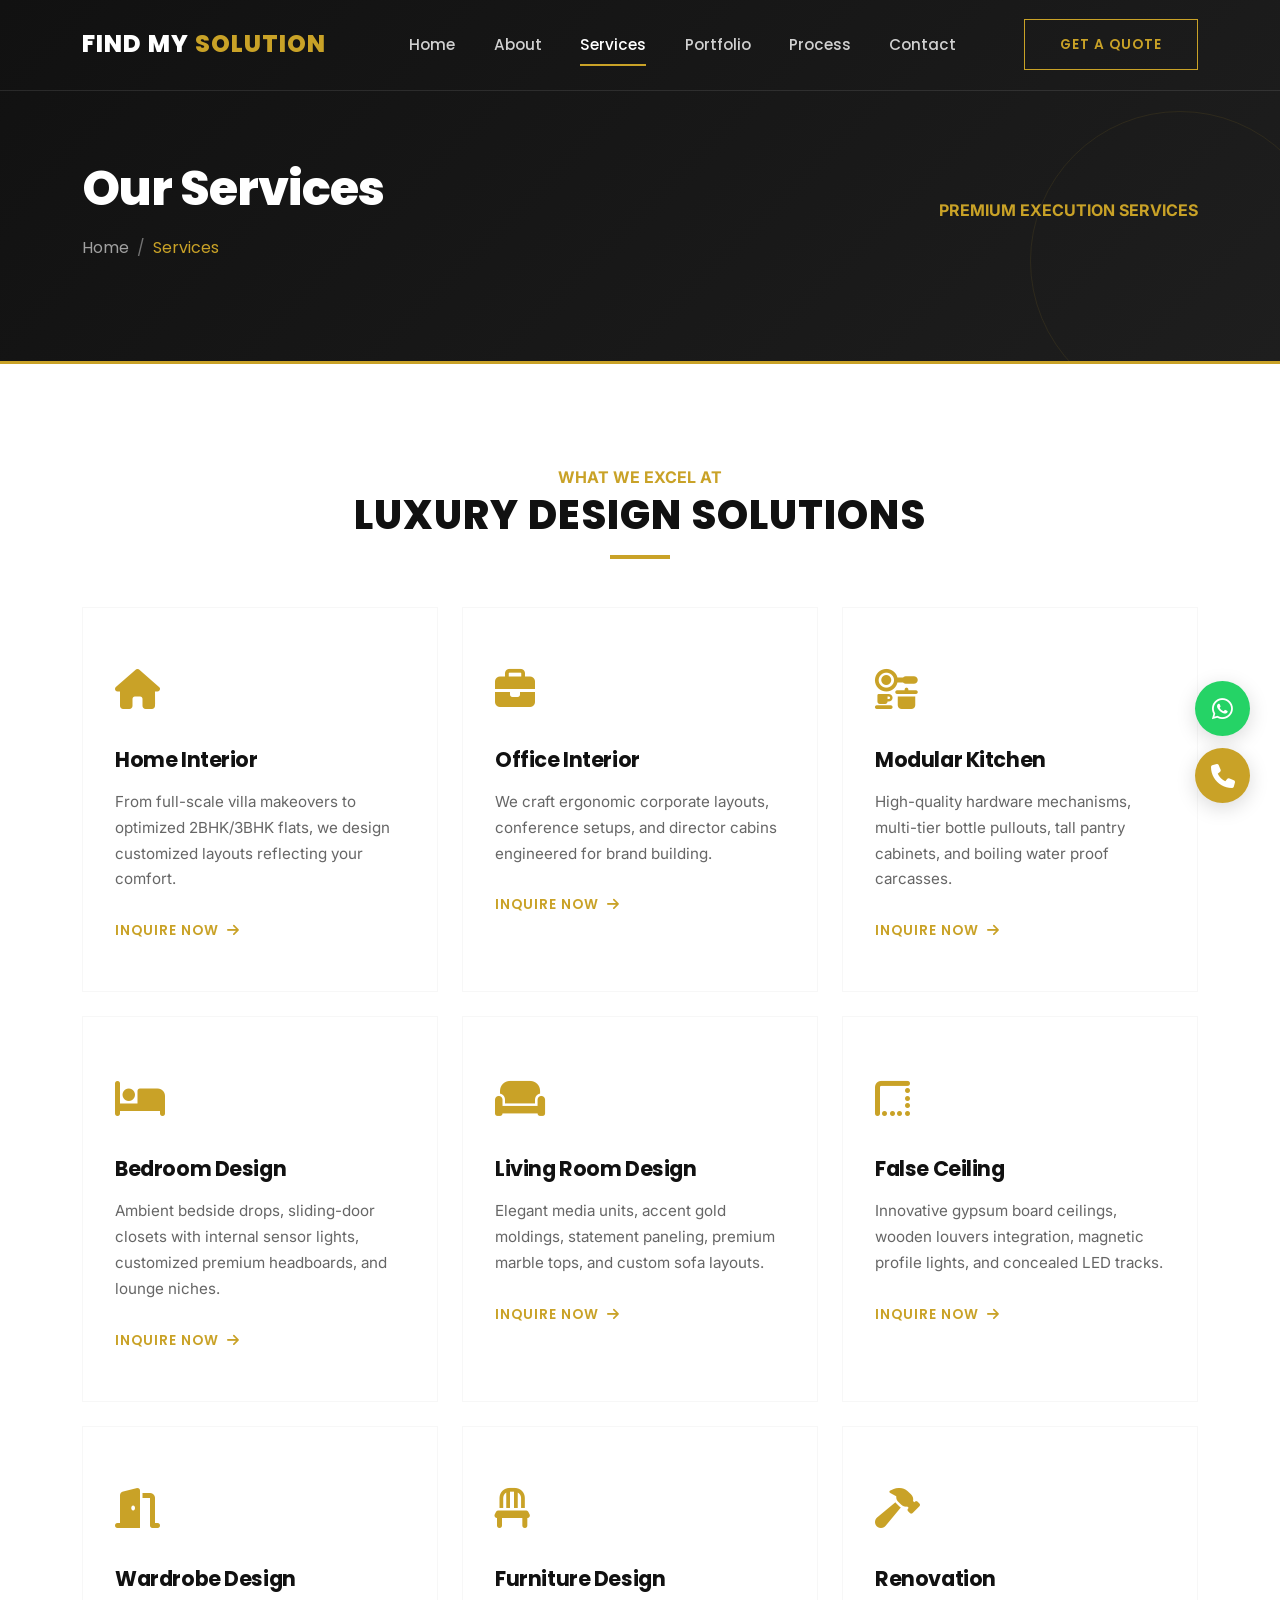
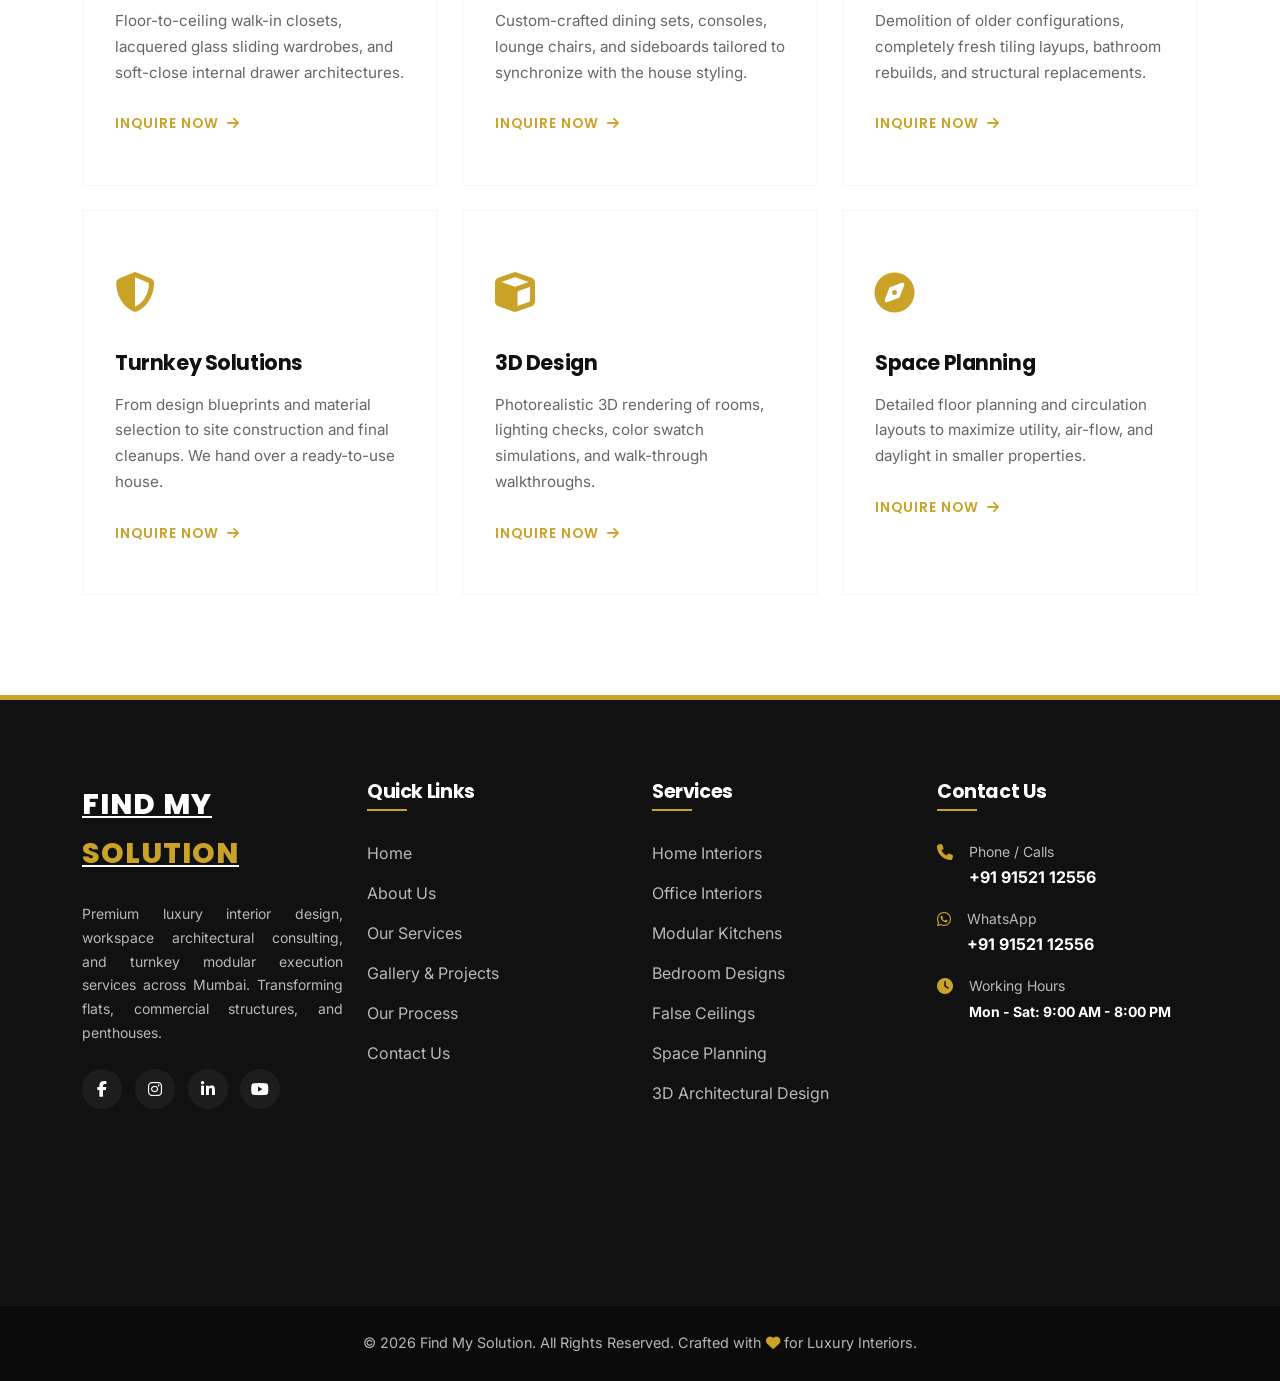
<file: services.html>
<!DOCTYPE html>
<html lang="en">
<head>
  <meta charset="UTF-8">
  <meta name="viewport" content="width=device-width, initial-scale=1.0">
  <title>Our Services — Find My Solution | Custom Interior Designing</title>
  <meta name="description" content="Explore our range of 12 professional services including modular kitchens, false ceilings, bedroom planning, home renovations, and space consulting in Mumbai.">
  
  <!-- Google Fonts -->
  <link rel="preconnect" href="https://fonts.googleapis.com">
  <link rel="preconnect" href="https://fonts.gstatic.com" crossorigin>
  <link href="https://fonts.googleapis.com/css2?family=Inter:wght@300;400;500;600;700&family=Poppins:wght@400;500;600;700;800&display=swap" rel="stylesheet">

  <!-- Bootstrap 5 CSS -->
  <link href="https://cdn.jsdelivr.net/npm/bootstrap@5.3.0/dist/css/bootstrap.min.css" rel="stylesheet">
  <!-- Font Awesome -->
  <link rel="stylesheet" href="https://cdnjs.cloudflare.com/ajax/libs/font-awesome/6.4.0/css/all.min.css">
  <!-- AOS Animation CSS -->
  <link href="https://cdn.jsdelivr.net/npm/aos@2.3.4/dist/aos.css" rel="stylesheet">
  
  <!-- Custom CSS -->
  <link rel="stylesheet" href="css/style.css">
</head>
<body class="light-nav">

  <!-- Navigation Bar -->
  <nav class="navbar navbar-expand-lg navbar-premium fixed-top" id="mainNavbar">
    <div class="container">
      <a class="navbar-brand" href="index.html">
        FIND MY<span> SOLUTION</span>
      </a>
      <button class="navbar-toggler border-0 text-white" type="button" data-bs-toggle="collapse" data-bs-target="#navbarContent" aria-controls="navbarContent" aria-expanded="false" aria-label="Toggle navigation">
        <i class="fa-solid fa-bars-staggered"></i>
      </button>
      <div class="collapse navbar-collapse" id="navbarContent">
        <ul class="navbar-nav mx-auto mb-2 mb-lg-0">
          <li class="nav-item"><a class="nav-link" href="index.html">Home</a></li>
          <li class="nav-item"><a class="nav-link" href="about.html">About</a></li>
          <li class="nav-item"><a class="nav-link active" href="services.html">Services</a></li>
          <li class="nav-item"><a class="nav-link" href="portfolio.html">Portfolio</a></li>
          <li class="nav-item"><a class="nav-link" href="process.html">Process</a></li>
          <li class="nav-item"><a class="nav-link" href="contact.html">Contact</a></li>
        </ul>
        <div class="d-flex align-items-center">
          <a href="contact.html" class="btn btn-outline-gold d-none d-lg-block">Get A Quote</a>
        </div>
      </div>
    </div>
  </nav>

  <!-- Page Header -->
  <section class="page-header">
    <div class="container text-center text-lg-start">
      <div class="row align-items-center justify-content-between">
        <div class="col-lg-6">
          <h1>Our Services</h1>
          <ul class="breadcrumb-premium justify-content-center justify-content-lg-start">
            <li><a href="index.html">Home</a></li>
            <li class="active">Services</li>
          </ul>
        </div>
        <div class="col-lg-5 text-lg-end d-none d-lg-block">
          <span class="text-gold font-primary fw-bold text-uppercase tracking-wider">Premium Execution Services</span>
        </div>
      </div>
    </div>
  </section>

  <!-- 12 Services Grid Section -->
  <section class="services-list bg-white">
    <div class="container">
      <div class="text-center mb-5" data-aos="fade-up">
        <span class="text-gold font-primary fw-bold text-uppercase">What We Excel At</span>
        <h2 class="section-title center-title">Luxury Design Solutions</h2>
      </div>

      <div class="row g-4">
        <!-- Service 1 -->
        <div class="col-lg-4 col-md-6" data-aos="fade-up" data-aos-delay="50">
          <div class="service-card">
            <div class="service-icon"><i class="fa-solid fa-house"></i></div>
            <h3>Home Interior</h3>
            <p>From full-scale villa makeovers to optimized 2BHK/3BHK flats, we design customized layouts reflecting your comfort.</p>
            <a href="contact.html" class="service-link">Inquire Now <i class="fa-solid fa-arrow-right"></i></a>
          </div>
        </div>

        <!-- Service 2 -->
        <div class="col-lg-4 col-md-6" data-aos="fade-up" data-aos-delay="100">
          <div class="service-card">
            <div class="service-icon"><i class="fa-solid fa-briefcase"></i></div>
            <h3>Office Interior</h3>
            <p>We craft ergonomic corporate layouts, conference setups, and director cabins engineered for brand building.</p>
            <a href="contact.html" class="service-link">Inquire Now <i class="fa-solid fa-arrow-right"></i></a>
          </div>
        </div>

        <!-- Service 3 -->
        <div class="col-lg-4 col-md-6" data-aos="fade-up" data-aos-delay="150">
          <div class="service-card">
            <div class="service-icon"><i class="fa-solid fa-kitchen-set"></i></div>
            <h3>Modular Kitchen</h3>
            <p>High-quality hardware mechanisms, multi-tier bottle pullouts, tall pantry cabinets, and boiling water proof carcasses.</p>
            <a href="contact.html" class="service-link">Inquire Now <i class="fa-solid fa-arrow-right"></i></a>
          </div>
        </div>

        <!-- Service 4 -->
        <div class="col-lg-4 col-md-6" data-aos="fade-up" data-aos-delay="200">
          <div class="service-card">
            <div class="service-icon"><i class="fa-solid fa-bed"></i></div>
            <h3>Bedroom Design</h3>
            <p>Ambient bedside drops, sliding-door closets with internal sensor lights, customized premium headboards, and lounge niches.</p>
            <a href="contact.html" class="service-link">Inquire Now <i class="fa-solid fa-arrow-right"></i></a>
          </div>
        </div>

        <!-- Service 5 -->
        <div class="col-lg-4 col-md-6" data-aos="fade-up" data-aos-delay="250">
          <div class="service-card">
            <div class="service-icon"><i class="fa-solid fa-couch"></i></div>
            <h3>Living Room Design</h3>
            <p>Elegant media units, accent gold moldings, statement paneling, premium marble tops, and custom sofa layouts.</p>
            <a href="contact.html" class="service-link">Inquire Now <i class="fa-solid fa-arrow-right"></i></a>
          </div>
        </div>

        <!-- Service 6 -->
        <div class="col-lg-4 col-md-6" data-aos="fade-up" data-aos-delay="300">
          <div class="service-card">
            <div class="service-icon"><i class="fa-solid fa-border-top-left"></i></div>
            <h3>False Ceiling</h3>
            <p>Innovative gypsum board ceilings, wooden louvers integration, magnetic profile lights, and concealed LED tracks.</p>
            <a href="contact.html" class="service-link">Inquire Now <i class="fa-solid fa-arrow-right"></i></a>
          </div>
        </div>

        <!-- Service 7 -->
        <div class="col-lg-4 col-md-6" data-aos="fade-up" data-aos-delay="350">
          <div class="service-card">
            <div class="service-icon"><i class="fa-solid fa-door-open"></i></div>
            <h3>Wardrobe Design</h3>
            <p>Floor-to-ceiling walk-in closets, lacquered glass sliding wardrobes, and soft-close internal drawer architectures.</p>
            <a href="contact.html" class="service-link">Inquire Now <i class="fa-solid fa-arrow-right"></i></a>
          </div>
        </div>

        <!-- Service 8 -->
        <div class="col-lg-4 col-md-6" data-aos="fade-up" data-aos-delay="400">
          <div class="service-card">
            <div class="service-icon"><i class="fa-solid fa-chair"></i></div>
            <h3>Furniture Design</h3>
            <p>Custom-crafted dining sets, consoles, lounge chairs, and sideboards tailored to synchronize with the house styling.</p>
            <a href="contact.html" class="service-link">Inquire Now <i class="fa-solid fa-arrow-right"></i></a>
          </div>
        </div>

        <!-- Service 9 -->
        <div class="col-lg-4 col-md-6" data-aos="fade-up" data-aos-delay="450">
          <div class="service-card">
            <div class="service-icon"><i class="fa-solid fa-hammer"></i></div>
            <h3>Renovation</h3>
            <p>Demolition of older configurations, completely fresh tiling layups, bathroom rebuilds, and structural replacements.</p>
            <a href="contact.html" class="service-link">Inquire Now <i class="fa-solid fa-arrow-right"></i></a>
          </div>
        </div>

        <!-- Service 10 -->
        <div class="col-lg-4 col-md-6" data-aos="fade-up" data-aos-delay="500">
          <div class="service-card">
            <div class="service-icon"><i class="fa-solid fa-shield-halved"></i></div>
            <h3>Turnkey Solutions</h3>
            <p>From design blueprints and material selection to site construction and final cleanups. We hand over a ready-to-use house.</p>
            <a href="contact.html" class="service-link">Inquire Now <i class="fa-solid fa-arrow-right"></i></a>
          </div>
        </div>

        <!-- Service 11 -->
        <div class="col-lg-4 col-md-6" data-aos="fade-up" data-aos-delay="550">
          <div class="service-card">
            <div class="service-icon"><i class="fa-solid fa-cube"></i></div>
            <h3>3D Design</h3>
            <p>Photorealistic 3D rendering of rooms, lighting checks, color swatch simulations, and walk-through walkthroughs.</p>
            <a href="contact.html" class="service-link">Inquire Now <i class="fa-solid fa-arrow-right"></i></a>
          </div>
        </div>

        <!-- Service 12 -->
        <div class="col-lg-4 col-md-6" data-aos="fade-up" data-aos-delay="600">
          <div class="service-card">
            <div class="service-icon"><i class="fa-solid fa-compass"></i></div>
            <h3>Space Planning</h3>
            <p>Detailed floor planning and circulation layouts to maximize utility, air-flow, and daylight in smaller properties.</p>
            <a href="contact.html" class="service-link">Inquire Now <i class="fa-solid fa-arrow-right"></i></a>
          </div>
        </div>
      </div>
    </div>
  </section>

  <!-- Mega Footer -->
  <footer class="footer-premium">
    <div class="container">
      <div class="row g-4">
        <!-- Brand Info -->
        <div class="col-lg-3 col-md-6">
          <a class="footer-logo d-inline-block" href="index.html">
            FIND MY<span> SOLUTION</span>
          </a>
          <p class="small text-justify text-light-50">
            Premium luxury interior design, workspace architectural consulting, and turnkey modular execution services across Mumbai. Transforming flats, commercial structures, and penthouses.
          </p>
          <div class="footer-socials">
            <a href="#" class="footer-social-icon"><i class="fa-brands fa-facebook-f"></i></a>
            <a href="#" class="footer-social-icon"><i class="fa-brands fa-instagram"></i></a>
            <a href="#" class="footer-social-icon"><i class="fa-brands fa-linkedin-in"></i></a>
            <a href="#" class="footer-social-icon"><i class="fa-brands fa-youtube"></i></a>
          </div>
        </div>

        <!-- Quick Links -->
        <div class="col-lg-3 col-md-6">
          <h4 class="footer-title">Quick Links</h4>
          <ul class="footer-links">
            <li><a href="index.html">Home</a></li>
            <li><a href="about.html">About Us</a></li>
            <li><a href="services.html">Our Services</a></li>
            <li><a href="portfolio.html">Gallery & Projects</a></li>
            <li><a href="process.html">Our Process</a></li>
            <li><a href="contact.html">Contact Us</a></li>
          </ul>
        </div>

        <!-- Services -->
        <div class="col-lg-3 col-md-6">
          <h4 class="footer-title">Services</h4>
          <ul class="footer-links">
            <li><a href="services.html">Home Interiors</a></li>
            <li><a href="services.html">Office Interiors</a></li>
            <li><a href="services.html">Modular Kitchens</a></li>
            <li><a href="services.html">Bedroom Designs</a></li>
            <li><a href="services.html">False Ceilings</a></li>
            <li><a href="services.html">Space Planning</a></li>
            <li><a href="services.html">3D Architectural Design</a></li>
          </ul>
        </div>

        <!-- Contact Info & Map -->
        <div class="col-lg-3 col-md-6">
          <h4 class="footer-title">Contact Us</h4>
          <div class="footer-contact-item">
            <i class="fa-solid fa-phone"></i>
            <div>
              <p class="mb-0 small">Phone / Calls</p>
              <a href="tel:+919152112556" class="text-white text-decoration-none fw-bold">+91 91521 12556</a>
            </div>
          </div>
          <div class="footer-contact-item">
            <i class="fa-brands fa-whatsapp"></i>
            <div>
              <p class="mb-0 small">WhatsApp</p>
              <a href="https://wa.me/919152112556" target="_blank" class="text-white text-decoration-none fw-bold">+91 91521 12556</a>
            </div>
          </div>
          <div class="footer-contact-item">
            <i class="fa-solid fa-clock"></i>
            <div>
              <p class="mb-0 small">Working Hours</p>
              <span class="text-white small fw-bold">Mon - Sat: 9:00 AM - 8:00 PM</span>
            </div>
          </div>

          <!-- Embedded Miniature Google Map -->
          <iframe class="footer-map-container" src="https://www.google.com/maps/embed?pb=!1m18!1m12!1m3!1d3769.7547143924765!2d72.82737637583647!3d19.118431050720494!2m3!1f0!2f0!3f0!3m2!1i1024!2i768!4f13.1!3m3!1m2!1s0x3be7c9ebe25c156f%3A0xc48c772cb25d30f7!2sAndheri%20West%2C%20Mumbai%2C%20Maharashtra!5e0!3m2!1sen!2sin!4v1689230000000!5m2!1sen!2sin" allowfullscreen="" loading="lazy"></iframe>
        </div>
      </div>
    </div>

    <!-- Copyright -->
    <div class="footer-bottom">
      <div class="container text-center">
        <p class="mb-0">&copy; 2026 Find My Solution. All Rights Reserved. Crafted with <i class="fa-solid fa-heart text-gold"></i> for Luxury Interiors.</p>
      </div>
    </div>
  </footer>

  <!-- Floating Call, WhatsApp, Scroll to Top Buttons -->
  <div class="floating-actions-container">
    <a href="https://wa.me/919152112556?text=Hi%20Find%20My%20Solution,%20I%20would%20like%20to%20get%20a%20quote%20for%20my%20interior." target="_blank" class="floating-btn floating-btn-whatsapp" title="WhatsApp Us">
      <i class="fa-brands fa-whatsapp"></i>
    </a>
    <a href="tel:+919152112556" class="floating-btn floating-btn-call" title="Call Us Now">
      <i class="fa-solid fa-phone"></i>
    </a>
    <button class="floating-btn floating-btn-top" title="Scroll to Top">
      <i class="fa-solid fa-arrow-up"></i>
    </button>
  </div>

  <!-- Scripts -->
  <script src="https://cdn.jsdelivr.net/npm/bootstrap@5.3.0/dist/js/bootstrap.bundle.min.js"></script>
  <script src="https://cdn.jsdelivr.net/npm/aos@2.3.4/dist/aos.js"></script>
  <script src="js/main.js"></script>
</body>
</html>
</file>
<file: css/style.css>
/* CSS Table of Contents
1. Design Tokens & Variables
2. Global Reset & Base Styles
3. Typography & Headings
4. Layout & Grid Extensions
5. Navigation & Header
6. Premium UI Components (Buttons, Badges)
7. Specific Sections (Hero, Statistics, Features)
8. Custom Cards & Hover States
9. Portfolio & Lightbox Customization
10. Process Timeline
11. Testimonials Slider
12. Forms & Validation
13. Mega Footer
14. Floating Action Buttons (WhatsApp, Call, Top)
15. Utility Classes & Responsive Overrides
*/

/* 1. Design Tokens & Variables */
:root {
  --primary-color: #111111;
  --secondary-color: #ffffff;
  --accent-gold: #c9a227;
  --accent-gold-hover: #b08d1e;
  --accent-light: #e8c96a;
  --bg-light: #f8f8f8;
  --dark-grey: #1e1e1e;
  --mid-grey: #666666;
  --light-grey: #e5e5e5;
  --font-primary: 'Poppins', sans-serif;
  --font-secondary: 'Inter', sans-serif;
  --transition-smooth: all 0.4s cubic-bezier(0.16, 1, 0.3, 1);
  --shadow-premium: 0 15px 40px rgba(0, 0, 0, 0.05);
  --shadow-hover: 0 25px 50px rgba(201, 162, 39, 0.1);
  --whatsapp-color: #25d366;
  --phone-color: #007bff;
}

/* 2. Global Reset & Base Styles */
html {
  scroll-behavior: smooth;
  overflow-x: hidden;
}

body {
  font-family: var(--font-secondary);
  color: var(--primary-color);
  background-color: var(--bg-light);
  line-height: 1.7;
  font-size: 1rem;
  overflow-x: hidden;
  -webkit-font-smoothing: antialiased;
}

::selection {
  background-color: var(--accent-gold);
  color: var(--secondary-color);
}

/* 3. Typography & Headings */
h1, h2, h3, h4, h5, h6 {
  font-family: var(--font-primary);
  font-weight: 700;
  color: var(--primary-color);
  letter-spacing: -0.02em;
}

h1 {
  font-size: 3.5rem;
  line-height: 1.2;
}

h2 {
  font-size: 2.5rem;
  position: relative;
  margin-bottom: 1.5rem;
  font-weight: 800;
  text-transform: uppercase;
  letter-spacing: 1px;
}

h2.section-title::after {
  content: '';
  display: block;
  width: 60px;
  height: 4px;
  background-color: var(--accent-gold);
  margin-top: 1rem;
}

h2.section-title.center-title::after {
  margin-left: auto;
  margin-right: auto;
}

.text-gold {
  color: var(--accent-gold) !important;
}

.bg-dark-premium {
  background-color: var(--primary-color) !important;
}

/* 4. Navigation & Header */
.navbar-premium {
  padding: 1.2rem 0;
  transition: var(--transition-smooth);
  background-color: transparent;
  border-bottom: 1px solid rgba(255, 255, 255, 0.1);
}

.navbar-premium.scrolled {
  background-color: rgba(17, 17, 17, 0.95);
  backdrop-filter: blur(10px);
  padding: 0.8rem 0;
  box-shadow: 0 10px 30px rgba(0, 0, 0, 0.1);
  border-bottom: 1px solid rgba(201, 162, 39, 0.2);
}

.navbar-premium .navbar-brand {
  font-family: var(--font-primary);
  font-weight: 800;
  color: var(--secondary-color) !important;
  font-size: 1.5rem;
  letter-spacing: 1px;
}

.navbar-premium .navbar-brand span {
  color: var(--accent-gold);
}

.navbar-premium .nav-link {
  color: rgba(255, 255, 255, 0.8) !important;
  font-family: var(--font-primary);
  font-weight: 500;
  font-size: 0.95rem;
  padding: 0.5rem 1.2rem !important;
  transition: var(--transition-smooth);
  position: relative;
}

.navbar-premium .nav-link::after {
  content: '';
  position: absolute;
  bottom: 0;
  left: 1.2rem;
  width: 0;
  height: 2px;
  background-color: var(--accent-gold);
  transition: var(--transition-smooth);
}

.navbar-premium .nav-link:hover,
.navbar-premium .nav-link.active {
  color: var(--secondary-color) !important;
}

.navbar-premium .nav-link:hover::after,
.navbar-premium .nav-link.active::after {
  width: calc(100% - 2.4rem);
}


/* 5. Premium UI Components */
.btn-gold {
  background-color: var(--accent-gold);
  color: var(--secondary-color);
  font-family: var(--font-primary);
  font-weight: 600;
  text-transform: uppercase;
  letter-spacing: 1px;
  font-size: 0.85rem;
  padding: 0.9rem 2.2rem;
  border: 1px solid var(--accent-gold);
  border-radius: 0;
  transition: var(--transition-smooth);
}

.btn-gold:hover, .btn-gold:focus {
  background-color: transparent;
  color: var(--accent-gold);
  border-color: var(--accent-gold);
  box-shadow: 0 10px 20px rgba(201, 162, 39, 0.2);
}

.btn-outline-gold {
  background-color: transparent;
  color: var(--accent-gold);
  font-family: var(--font-primary);
  font-weight: 600;
  text-transform: uppercase;
  letter-spacing: 1px;
  font-size: 0.85rem;
  padding: 0.9rem 2.2rem;
  border: 1px solid var(--accent-gold);
  border-radius: 0;
  transition: var(--transition-smooth);
}

.btn-outline-gold:hover, .btn-outline-gold:focus {
  background-color: var(--accent-gold);
  color: var(--secondary-color);
  box-shadow: 0 10px 20px rgba(201, 162, 39, 0.2);
}

.btn-white {
  background-color: var(--secondary-color);
  color: var(--primary-color);
  font-family: var(--font-primary);
  font-weight: 600;
  text-transform: uppercase;
  letter-spacing: 1px;
  font-size: 0.85rem;
  padding: 0.9rem 2.2rem;
  border: 1px solid var(--secondary-color);
  border-radius: 0;
  transition: var(--transition-smooth);
}

.btn-white:hover {
  background-color: transparent;
  color: var(--secondary-color);
  border-color: var(--secondary-color);
}

.btn-whatsapp-cta {
  background-color: var(--whatsapp-color);
  color: var(--secondary-color);
  font-family: var(--font-primary);
  font-weight: 600;
  text-transform: uppercase;
  letter-spacing: 1px;
  font-size: 0.85rem;
  padding: 0.9rem 2.2rem;
  border: 1px solid var(--whatsapp-color);
  border-radius: 0;
  transition: var(--transition-smooth);
}

.btn-whatsapp-cta:hover {
  background-color: transparent;
  color: var(--whatsapp-color);
  border-color: var(--whatsapp-color);
  box-shadow: 0 10px 20px rgba(37, 211, 102, 0.2);
}

/* Section Padding */
section {
  padding: 100px 0;
}

.section-bg {
  background-color: var(--bg-light);
}

.section-dark {
  background-color: var(--primary-color);
  color: var(--secondary-color);
}

.section-dark h2 {
  color: var(--secondary-color);
}

/* 6. Specific Sections */
/* Hero Section */
.hero-section {
  height: 100vh;
  position: relative;
  background-size: cover;
  background-position: center;
  background-attachment: fixed;
  display: flex;
  align-items: center;
  color: var(--secondary-color);
  overflow: hidden;
}

.hero-overlay {
  position: absolute;
  top: 0;
  left: 0;
  width: 100%;
  height: 100%;
  background: linear-gradient(135deg, rgba(17, 17, 17, 0.9) 0%, rgba(17, 17, 17, 0.4) 100%);
  z-index: 1;
}

.hero-content {
  position: relative;
  z-index: 2;
  max-width: 800px;
}

.hero-subtitle {
  font-family: var(--font-primary);
  color: var(--accent-gold);
  font-size: 1.1rem;
  font-weight: 600;
  text-transform: uppercase;
  letter-spacing: 4px;
  margin-bottom: 1.5rem;
}

.hero-title {
  font-size: 4.2rem;
  font-weight: 800;
  margin-bottom: 1.5rem;
  line-height: 1.1;
  text-shadow: 0 2px 10px rgba(0,0,0,0.3);
  color: var(--secondary-color);
}

.hero-description {
  font-size: 1.2rem;
  color: rgba(255, 255, 255, 0.8);
  margin-bottom: 2.5rem;
  font-weight: 300;
}

/* Page Header (Subpages) */
.page-header {
  padding: 160px 0 100px;
  background: linear-gradient(135deg, var(--primary-color) 0%, var(--dark-grey) 100%);
  color: var(--secondary-color);
  position: relative;
  overflow: hidden;
  border-bottom: 3px solid var(--accent-gold);
}

.page-header::after {
  content: '';
  position: absolute;
  bottom: -50px;
  right: -50px;
  width: 300px;
  height: 300px;
  border: 1px solid rgba(201, 162, 39, 0.1);
  border-radius: 50%;
  pointer-events: none;
}

.page-header h1 {
  font-size: 3rem;
  font-weight: 800;
  margin-bottom: 1rem;
  color: var(--secondary-color);
}

.breadcrumb-premium {
  display: flex;
  gap: 0.5rem;
  list-style: none;
  padding: 0;
  margin: 0;
  font-family: var(--font-primary);
}

.breadcrumb-premium li a {
  color: rgba(255, 255, 255, 0.6);
  text-decoration: none;
  transition: var(--transition-smooth);
}

.breadcrumb-premium li a:hover {
  color: var(--accent-gold);
}

.breadcrumb-premium li::after {
  content: '/';
  color: rgba(255, 255, 255, 0.4);
  margin-left: 0.5rem;
}

.breadcrumb-premium li:last-child::after {
  display: none;
}

.breadcrumb-premium li.active {
  color: var(--accent-gold);
}

/* 7. Statistics Section */
.stat-box {
  background-color: var(--secondary-color);
  padding: 3rem 2rem;
  text-align: center;
  border-bottom: 4px solid transparent;
  box-shadow: var(--shadow-premium);
  transition: var(--transition-smooth);
  height: 100%;
}

.stat-box:hover {
  border-bottom: 4px solid var(--accent-gold);
  transform: translateY(-10px);
  box-shadow: var(--shadow-hover);
}

.stat-number {
  font-family: var(--font-primary);
  font-size: 3rem;
  font-weight: 800;
  color: var(--accent-gold);
  margin-bottom: 0.5rem;
}

.stat-title {
  font-family: var(--font-primary);
  font-size: 0.95rem;
  font-weight: 600;
  text-transform: uppercase;
  color: var(--primary-color);
  letter-spacing: 1px;
}

/* 8. Custom Cards & Hover States */
/* Service Cards */
.service-card {
  background-color: var(--secondary-color);
  border: 1px solid rgba(0, 0, 0, 0.03);
  padding: 3rem 2rem;
  transition: var(--transition-smooth);
  height: 100%;
  position: relative;
  z-index: 1;
  overflow: hidden;
}

.service-card::before {
  content: '';
  position: absolute;
  top: 0;
  left: 0;
  width: 100%;
  height: 0;
  background-color: var(--primary-color);
  z-index: -1;
  transition: var(--transition-smooth);
}

.service-card:hover::before {
  height: 100%;
}

.service-card:hover {
  transform: translateY(-10px);
  box-shadow: var(--shadow-hover);
}

.service-icon {
  font-size: 2.5rem;
  color: var(--accent-gold);
  margin-bottom: 1.5rem;
  transition: var(--transition-smooth);
}

.service-card:hover .service-icon {
  transform: scale(1.1);
  color: var(--accent-gold);
}

.service-card h3 {
  font-size: 1.3rem;
  font-weight: 700;
  margin-bottom: 1rem;
  transition: var(--transition-smooth);
}

.service-card p {
  color: var(--mid-grey);
  font-size: 0.95rem;
  margin-bottom: 1.5rem;
  transition: var(--transition-smooth);
}

.service-card:hover h3 {
  color: var(--secondary-color);
}

.service-card:hover p {
  color: rgba(255, 255, 255, 0.7);
}

.service-link {
  font-family: var(--font-primary);
  font-weight: 600;
  color: var(--accent-gold);
  text-decoration: none;
  font-size: 0.85rem;
  text-transform: uppercase;
  letter-spacing: 1px;
  display: inline-flex;
  align-items: center;
  gap: 0.5rem;
  transition: var(--transition-smooth);
}

.service-link i {
  transition: var(--transition-smooth);
}

.service-link:hover i {
  transform: translateX(5px);
}

/* Feature/Why Choose Us Card */
.why-card {
  display: flex;
  gap: 1.5rem;
  margin-bottom: 2.5rem;
}

.why-icon {
  background-color: var(--secondary-color);
  color: var(--accent-gold);
  width: 60px;
  height: 60px;
  min-width: 60px;
  display: flex;
  align-items: center;
  justify-content: center;
  font-size: 1.5rem;
  border-radius: 50%;
  box-shadow: var(--shadow-premium);
  transition: var(--transition-smooth);
}

.why-card:hover .why-icon {
  background-color: var(--accent-gold);
  color: var(--secondary-color);
  transform: rotateY(180deg);
}

.why-content h4 {
  font-size: 1.2rem;
  margin-bottom: 0.5rem;
}

/* Team Card Premium Styles */
.team-card {
  transition: var(--transition-smooth);
  border-bottom: 3px solid transparent !important;
}

.team-card img {
  transition: var(--transition-smooth);
}

.team-card:hover {
  transform: translateY(-8px);
  box-shadow: var(--shadow-hover) !important;
  border-bottom: 3px solid var(--accent-gold) !important;
}

.team-card:hover img {
  transform: scale(1.05);
}

/* Design Philosophy Column Section */
.philosophy-img-wrapper {
  position: relative;
  overflow: hidden;
  box-shadow: var(--shadow-premium);
}

.philosophy-img-wrapper img {
  transition: var(--transition-smooth);
}

.philosophy-img-wrapper:hover img {
  transform: scale(1.05);
}

/* Brands We Work With */
.brand-item {
  display: flex;
  justify-content: center;
  align-items: center;
  height: 100px;
  padding: 1.5rem;
  background-color: var(--secondary-color);
  box-shadow: var(--shadow-premium);
  transition: var(--transition-smooth);
  border: 1px solid rgba(0, 0, 0, 0.02);
}

.brand-item img {
  max-width: 100%;
  max-height: 60px;
  opacity: 0.6;
  transition: var(--transition-smooth);
}

.brand-item:hover img {
  opacity: 1;
}

.brand-item:hover {
  transform: translateY(-5px);
  box-shadow: var(--shadow-hover);
}

/* Before/After Section CSS */
.ba-container {
  position: relative;
  width: 100%;
  height: 400px;
  overflow: hidden;
  box-shadow: var(--shadow-premium);
}

.ba-image {
  position: absolute;
  top: 0;
  left: 0;
  width: 100%;
  height: 100%;
  background-size: cover;
  background-position: center;
}

.ba-slider {
  position: absolute;
  -webkit-appearance: none;
  appearance: none;
  width: 100%;
  height: 100%;
  background: transparent;
  outline: none;
  margin: 0;
  z-index: 10;
  cursor: ew-resize;
}

.ba-slider::-webkit-slider-thumb {
  -webkit-appearance: none;
  appearance: none;
  width: 4px;
  height: 400px;
  background: var(--accent-gold);
  cursor: ew-resize;
  position: relative;
}

.ba-handle {
  position: absolute;
  top: 50%;
  left: 50%;
  transform: translate(-50%, -50%);
  width: 40px;
  height: 40px;
  background-color: var(--accent-gold);
  border-radius: 50%;
  color: var(--secondary-color);
  display: flex;
  align-items: center;
  justify-content: center;
  font-size: 0.8rem;
  pointer-events: none;
  z-index: 5;
  box-shadow: 0 0 10px rgba(0,0,0,0.3);
}

/* 9. Portfolio & Lightbox Customization */
.portfolio-filters {
  display: flex;
  justify-content: center;
  flex-wrap: wrap;
  gap: 0.5rem;
  margin-bottom: 3rem;
  list-style: none;
  padding: 0;
}

.portfolio-filters button {
  background-color: transparent;
  border: none;
  padding: 0.6rem 1.5rem;
  font-family: var(--font-primary);
  font-weight: 600;
  text-transform: uppercase;
  font-size: 0.8rem;
  letter-spacing: 1px;
  color: var(--mid-grey);
  transition: var(--transition-smooth);
  position: relative;
}

.portfolio-filters button::after {
  content: '';
  position: absolute;
  bottom: 0;
  left: 50%;
  width: 0;
  height: 2px;
  background-color: var(--accent-gold);
  transition: var(--transition-smooth);
  transform: translateX(-50%);
}

.portfolio-filters button.active,
.portfolio-filters button:hover {
  color: var(--accent-gold);
}

.portfolio-filters button.active::after {
  width: 60%;
}

.portfolio-grid .portfolio-item {
  margin-bottom: 2rem;
  display: block;
}

.project-card {
  position: relative;
  overflow: hidden;
  background-color: var(--primary-color);
  box-shadow: var(--shadow-premium);
  aspect-ratio: 4/3;
}

.project-img-wrapper {
  width: 100%;
  height: 100%;
  overflow: hidden;
}

.project-card img {
  width: 100%;
  height: 100%;
  object-fit: cover;
  transition: all 0.6s cubic-bezier(0.16, 1, 0.3, 1);
}

.project-overlay {
  position: absolute;
  top: 0;
  left: 0;
  width: 100%;
  height: 100%;
  background: rgba(17, 17, 17, 0.9);
  padding: 2.5rem;
  display: flex;
  flex-direction: column;
  justify-content: flex-end;
  opacity: 0;
  transform: translateY(20px);
  transition: var(--transition-smooth);
  z-index: 2;
}

.project-card:hover img {
  transform: scale(1.1) rotate(1deg);
}

.project-card:hover .project-overlay {
  opacity: 1;
  transform: translateY(0);
}

.project-category {
  color: var(--accent-gold);
  font-family: var(--font-primary);
  font-size: 0.8rem;
  font-weight: 600;
  text-transform: uppercase;
  letter-spacing: 2px;
  margin-bottom: 0.5rem;
}

.project-title {
  color: var(--secondary-color);
  font-size: 1.4rem;
  font-weight: 700;
  margin-bottom: 1rem;
}

.project-meta-list {
  display: flex;
  flex-wrap: wrap;
  gap: 1rem;
  padding: 0;
  margin: 0;
  list-style: none;
  border-top: 1px solid rgba(255, 255, 255, 0.1);
  padding-top: 1rem;
}

.project-meta-list li {
  color: rgba(255, 255, 255, 0.6);
  font-size: 0.8rem;
}

.project-meta-list li i {
  color: var(--accent-gold);
  margin-right: 0.3rem;
}

/* 10. Process Timeline */
.timeline-section {
  position: relative;
}

.timeline-line {
  position: absolute;
  top: 0;
  bottom: 0;
  left: 50%;
  width: 2px;
  background-color: var(--accent-gold);
  transform: translateX(-50%);
  z-index: 1;
}

.timeline-step {
  display: flex;
  margin-bottom: 50px;
  position: relative;
  z-index: 2;
}

.timeline-step:last-child {
  margin-bottom: 0;
}

.timeline-badge {
  width: 60px;
  height: 60px;
  background-color: var(--primary-color);
  border: 4px solid var(--accent-gold);
  border-radius: 50%;
  color: var(--accent-gold);
  display: flex;
  align-items: center;
  justify-content: center;
  font-family: var(--font-primary);
  font-weight: 700;
  font-size: 1.2rem;
  position: absolute;
  left: 50%;
  transform: translateX(-50%);
  box-shadow: var(--shadow-premium);
  transition: var(--transition-smooth);
}

.timeline-step:hover .timeline-badge {
  background-color: var(--accent-gold);
  color: var(--primary-color);
}

.timeline-panel {
  width: 45%;
  background-color: var(--secondary-color);
  padding: 2.5rem;
  box-shadow: var(--shadow-premium);
  border-bottom: 3px solid transparent;
  transition: var(--transition-smooth);
}

.timeline-panel:hover {
  border-bottom: 3px solid var(--accent-gold);
  transform: translateY(-5px);
}

.timeline-step:nth-child(even) .timeline-panel {
  margin-left: auto;
}

.timeline-step:nth-child(odd) .timeline-panel {
  margin-right: auto;
  text-align: right;
}

.timeline-step-icon {
  font-size: 2rem;
  color: var(--accent-gold);
  margin-bottom: 1rem;
}

.timeline-step h3 {
  font-size: 1.3rem;
  margin-bottom: 0.8rem;
}

/* 11. Testimonials Slider */
.testimonial-card {
  background-color: var(--secondary-color);
  padding: 3rem;
  box-shadow: var(--shadow-premium);
  position: relative;
}

.testimonial-rating {
  color: var(--accent-gold);
  margin-bottom: 1.5rem;
}

.testimonial-text {
  font-style: italic;
  color: var(--mid-grey);
  font-size: 1.1rem;
  line-height: 1.8;
  margin-bottom: 2rem;
}

.testimonial-author {
  display: flex;
  align-items: center;
  gap: 1rem;
}

.testimonial-img {
  width: 60px;
  height: 60px;
  border-radius: 50%;
  object-fit: cover;
  border: 2px solid var(--accent-gold);
}

.testimonial-info h4 {
  font-size: 1rem;
  margin: 0;
}

.testimonial-info p {
  font-size: 0.85rem;
  color: var(--mid-grey);
  margin: 0;
}

/* Testimonial slider pagination override */
.swiper-pagination-bullet-active {
  background: var(--accent-gold) !important;
}

/* 12. Forms & Validation */
.form-group-premium {
  margin-bottom: 1.5rem;
  position: relative;
}

.form-premium-control {
  width: 100%;
  background-color: var(--secondary-color);
  border: 1px solid var(--light-grey);
  padding: 1rem 1.2rem;
  font-family: var(--font-secondary);
  font-size: 0.95rem;
  transition: var(--transition-smooth);
  color: var(--primary-color);
}

.form-premium-control:focus {
  outline: none;
  border-color: var(--accent-gold);
  box-shadow: 0 5px 15px rgba(201, 162, 39, 0.05);
}

.form-premium-label {
  font-family: var(--font-primary);
  font-size: 0.85rem;
  font-weight: 600;
  text-transform: uppercase;
  color: var(--primary-color);
  margin-bottom: 0.5rem;
  letter-spacing: 0.5px;
}

.invalid-feedback-custom {
  color: #dc3545;
  font-size: 0.8rem;
  margin-top: 0.25rem;
  display: none;
}

.form-premium-control.is-invalid {
  border-color: #dc3545;
}

.form-premium-control.is-invalid ~ .invalid-feedback-custom {
  display: block;
}

.form-success-toast {
  position: fixed;
  top: 30px;
  right: 30px;
  background-color: var(--primary-color);
  border-left: 5px solid var(--accent-gold);
  color: var(--secondary-color);
  padding: 1.2rem 2rem;
  box-shadow: 0 10px 40px rgba(0,0,0,0.2);
  z-index: 1050;
  transform: translateX(120%);
  transition: all 0.5s cubic-bezier(0.175, 0.885, 0.32, 1.275);
}

.form-success-toast.show {
  transform: translateX(0);
}

/* Accordion Custom Styling (FAQ) */
.accordion-faq .accordion-item {
  border: none;
  background-color: var(--secondary-color);
  margin-bottom: 1rem;
  box-shadow: var(--shadow-premium);
}

.accordion-faq .accordion-button {
  font-family: var(--font-primary);
  font-weight: 600;
  color: var(--primary-color);
  padding: 1.5rem;
  font-size: 1.05rem;
  border: none;
  background-color: var(--secondary-color);
}

.accordion-faq .accordion-button:not(.collapsed) {
  color: var(--accent-gold);
  box-shadow: none;
}

.accordion-faq .accordion-button::after {
  background-size: 1rem;
}

.accordion-faq .accordion-body {
  padding: 0 1.5rem 1.5rem;
  color: var(--mid-grey);
}

/* 13. Mega Footer */
.footer-premium {
  background-color: var(--primary-color);
  color: rgba(255, 255, 255, 0.7);
  padding-top: 80px;
  border-top: 5px solid var(--accent-gold);
}

.footer-logo {
  font-family: var(--font-primary);
  font-weight: 800;
  color: var(--secondary-color) !important;
  font-size: 1.8rem;
  margin-bottom: 1.5rem;
  letter-spacing: 1px;
}

.footer-logo span {
  color: var(--accent-gold);
}

.footer-title {
  font-family: var(--font-primary);
  color: var(--secondary-color);
  font-size: 1.2rem;
  font-weight: 700;
  margin-bottom: 1.8rem;
  position: relative;
  padding-bottom: 0.5rem;
}

.footer-title::after {
  content: '';
  position: absolute;
  bottom: 0;
  left: 0;
  width: 40px;
  height: 2px;
  background-color: var(--accent-gold);
}

.footer-links {
  list-style: none;
  padding: 0;
  margin: 0;
}

.footer-links li {
  margin-bottom: 0.8rem;
}

.footer-links a {
  color: rgba(255, 255, 255, 0.7);
  text-decoration: none;
  transition: var(--transition-smooth);
  display: inline-flex;
  align-items: center;
  gap: 0.5rem;
}

.footer-links a:hover {
  color: var(--accent-gold);
  transform: translateX(5px);
}

.footer-contact-item {
  display: flex;
  gap: 1rem;
  margin-bottom: 1rem;
}

.footer-contact-item i {
  color: var(--accent-gold);
  margin-top: 0.25rem;
}

.footer-socials {
  display: flex;
  gap: 0.8rem;
  margin-top: 1.5rem;
}

.footer-social-icon {
  width: 40px;
  height: 40px;
  border-radius: 50%;
  background-color: rgba(255, 255, 255, 0.05);
  color: var(--secondary-color);
  display: flex;
  align-items: center;
  justify-content: center;
  transition: var(--transition-smooth);
  text-decoration: none !important;
}

.footer-social-icon:hover {
  background-color: var(--accent-gold);
  color: var(--primary-color);
  transform: translateY(-3px);
}

.footer-bottom {
  background-color: #0b0b0b;
  padding: 25px 0;
  margin-top: 60px;
  border-top: 1px solid rgba(255, 255, 255, 0.05);
  font-size: 0.9rem;
}

/* Map Widget */
.footer-map-container {
  width: 100%;
  height: 180px;
  border: none;
  margin-top: 1rem;
}

/* 14. Floating Action Buttons */
.floating-actions-container {
  position: fixed;
  bottom: 30px;
  right: 30px;
  display: flex;
  flex-direction: column;
  gap: 12px;
  z-index: 999;
}

.floating-btn {
  width: 55px;
  height: 55px;
  border-radius: 50%;
  display: flex;
  align-items: center;
  justify-content: center;
  color: var(--secondary-color);
  font-size: 1.5rem;
  box-shadow: 0 5px 20px rgba(0,0,0,0.15);
  transition: var(--transition-smooth);
  text-decoration: none !important;
  border: none;
  cursor: pointer;
}

.floating-btn:hover {
  transform: translateY(-5px) scale(1.05);
  color: var(--secondary-color);
  box-shadow: 0 10px 25px rgba(0,0,0,0.25);
}

.floating-btn-whatsapp {
  background-color: var(--whatsapp-color);
}

.floating-btn-call {
  background-color: var(--accent-gold);
}

.floating-btn-top {
  background-color: var(--primary-color);
  border: 1px solid var(--accent-gold);
  color: var(--accent-gold);
  opacity: 0;
  visibility: hidden;
  transform: translateY(20px);
}

.floating-btn-top.visible {
  opacity: 1;
  visibility: visible;
  transform: translateY(0);
}

/* 15. Utility Classes & Responsive Overrides */
.text-justify {
  text-align: justify;
}

.transition-image {
  overflow: hidden;
}

.transition-image img {
  transition: var(--transition-smooth);
}

.transition-image:hover img {
  transform: scale(1.08);
}

/* Responsive Overrides */
@media (max-width: 991.98px) {
  h1 {
    font-size: 2.8rem;
  }
  .hero-title {
    font-size: 3rem;
  }
  .timeline-line {
    left: 20px;
  }
  .timeline-step {
    flex-direction: column;
    padding-left: 50px;
  }
  .timeline-badge {
    left: 20px;
    transform: translateX(-50%);
    width: 45px;
    height: 45px;
    font-size: 1rem;
  }
  .timeline-panel {
    width: 100% !important;
    text-align: left !important;
  }
  .timeline-step:nth-child(odd) .timeline-panel {
    text-align: left;
  }
  .navbar-premium {
    background-color: var(--primary-color) !important;
    padding: 0.8rem 0;
  }
  .navbar-premium .nav-link::after {
    display: none;
  }
  .navbar-premium .nav-link {
    padding: 0.8rem 0 !important;
    border-bottom: 1px solid rgba(255,255,255,0.05);
  }
  .navbar-premium .navbar-collapse {
    background-color: var(--primary-color);
    padding: 1rem;
    margin-top: 0.8rem;
  }
  section {
    padding: 60px 0;
  }
}

@media (max-width: 575.98px) {
  h1 {
    font-size: 2.2rem;
  }
  .hero-title {
    font-size: 2.2rem;
  }
  .hero-subtitle {
    font-size: 0.9rem;
    letter-spacing: 2px;
  }
  .hero-description {
    font-size: 1rem;
  }
  .btn-gold, .btn-outline-gold, .btn-white, .btn-whatsapp-cta {
    padding: 0.8rem 1.5rem;
    font-size: 0.8rem;
    width: 100%;
    margin-bottom: 0.8rem;
  }
  .hero-content .d-flex {
    flex-direction: column;
  }
  .floating-actions-container {
    bottom: 20px;
    right: 20px;
    gap: 8px;
  }
  .floating-btn {
    width: 45px;
    height: 45px;
    font-size: 1.2rem;
  }
  .stat-box {
    padding: 2rem 1rem;
  }
}
</file>
